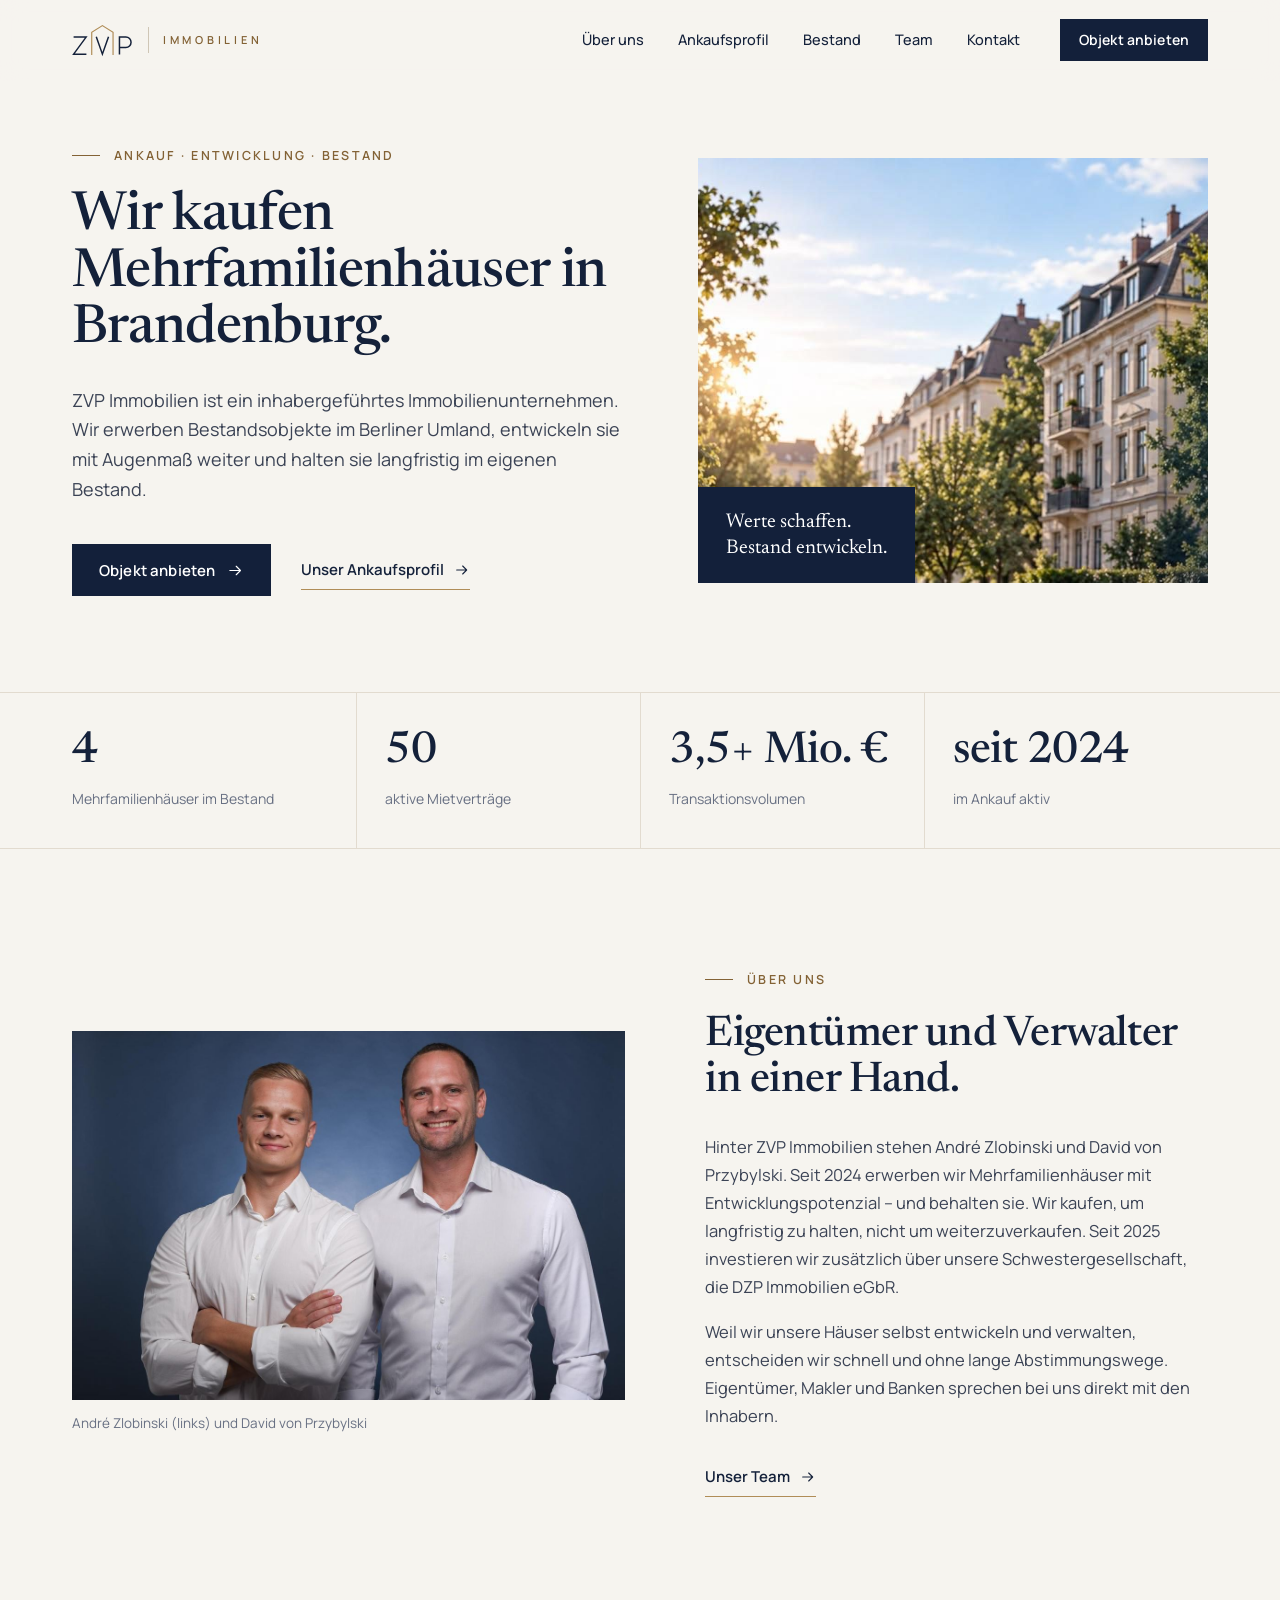
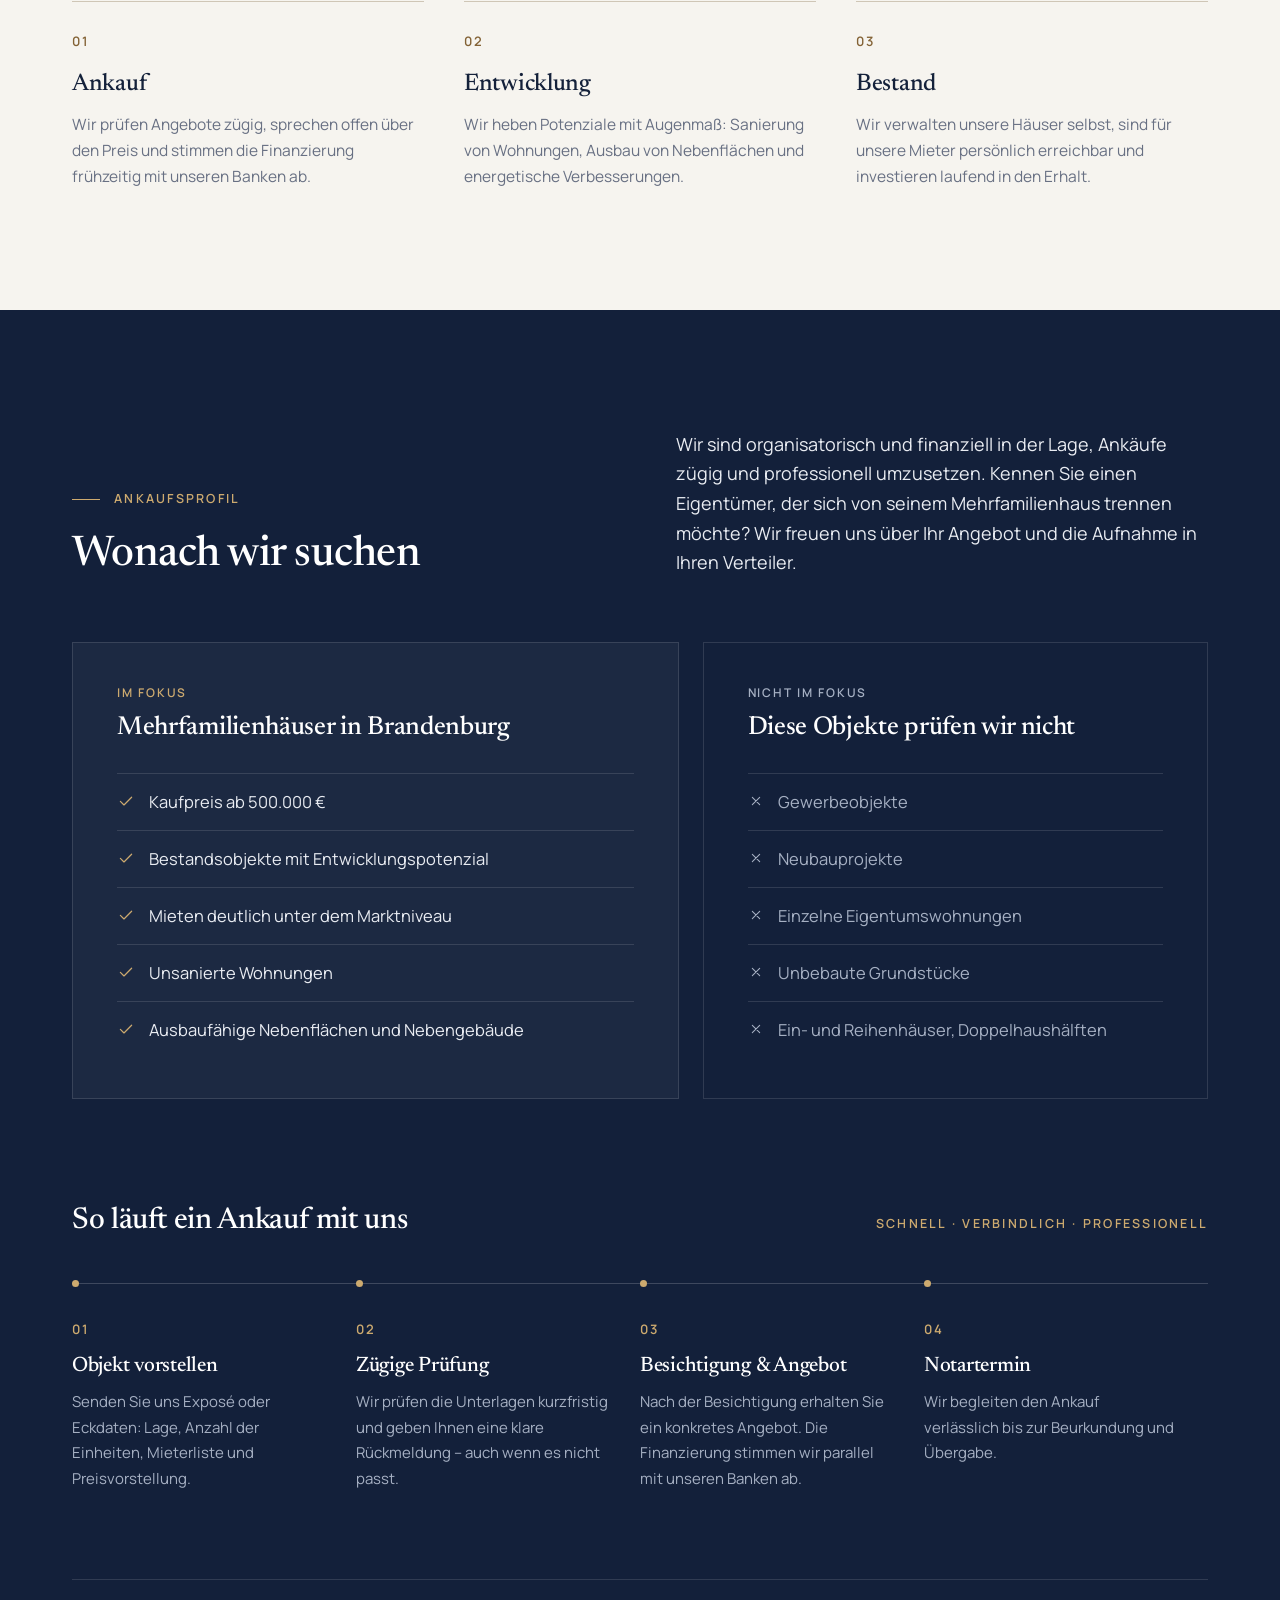
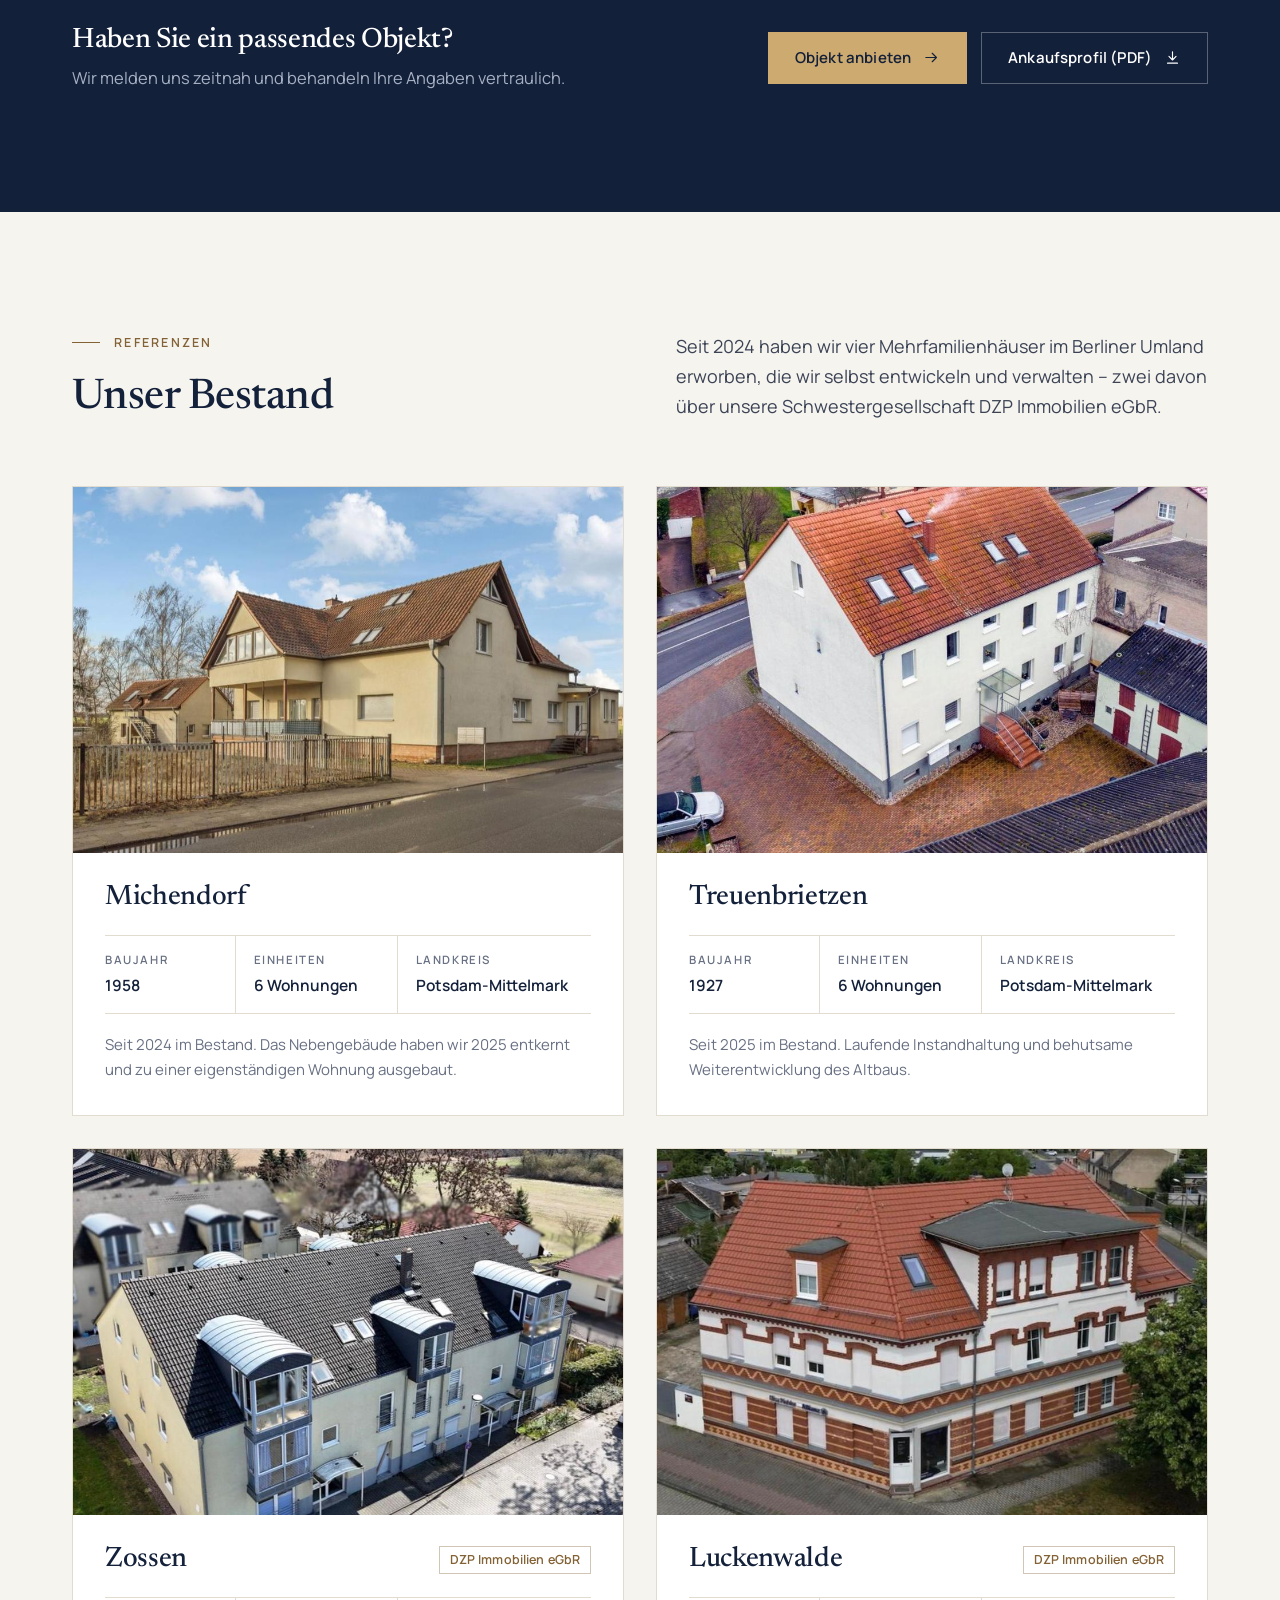
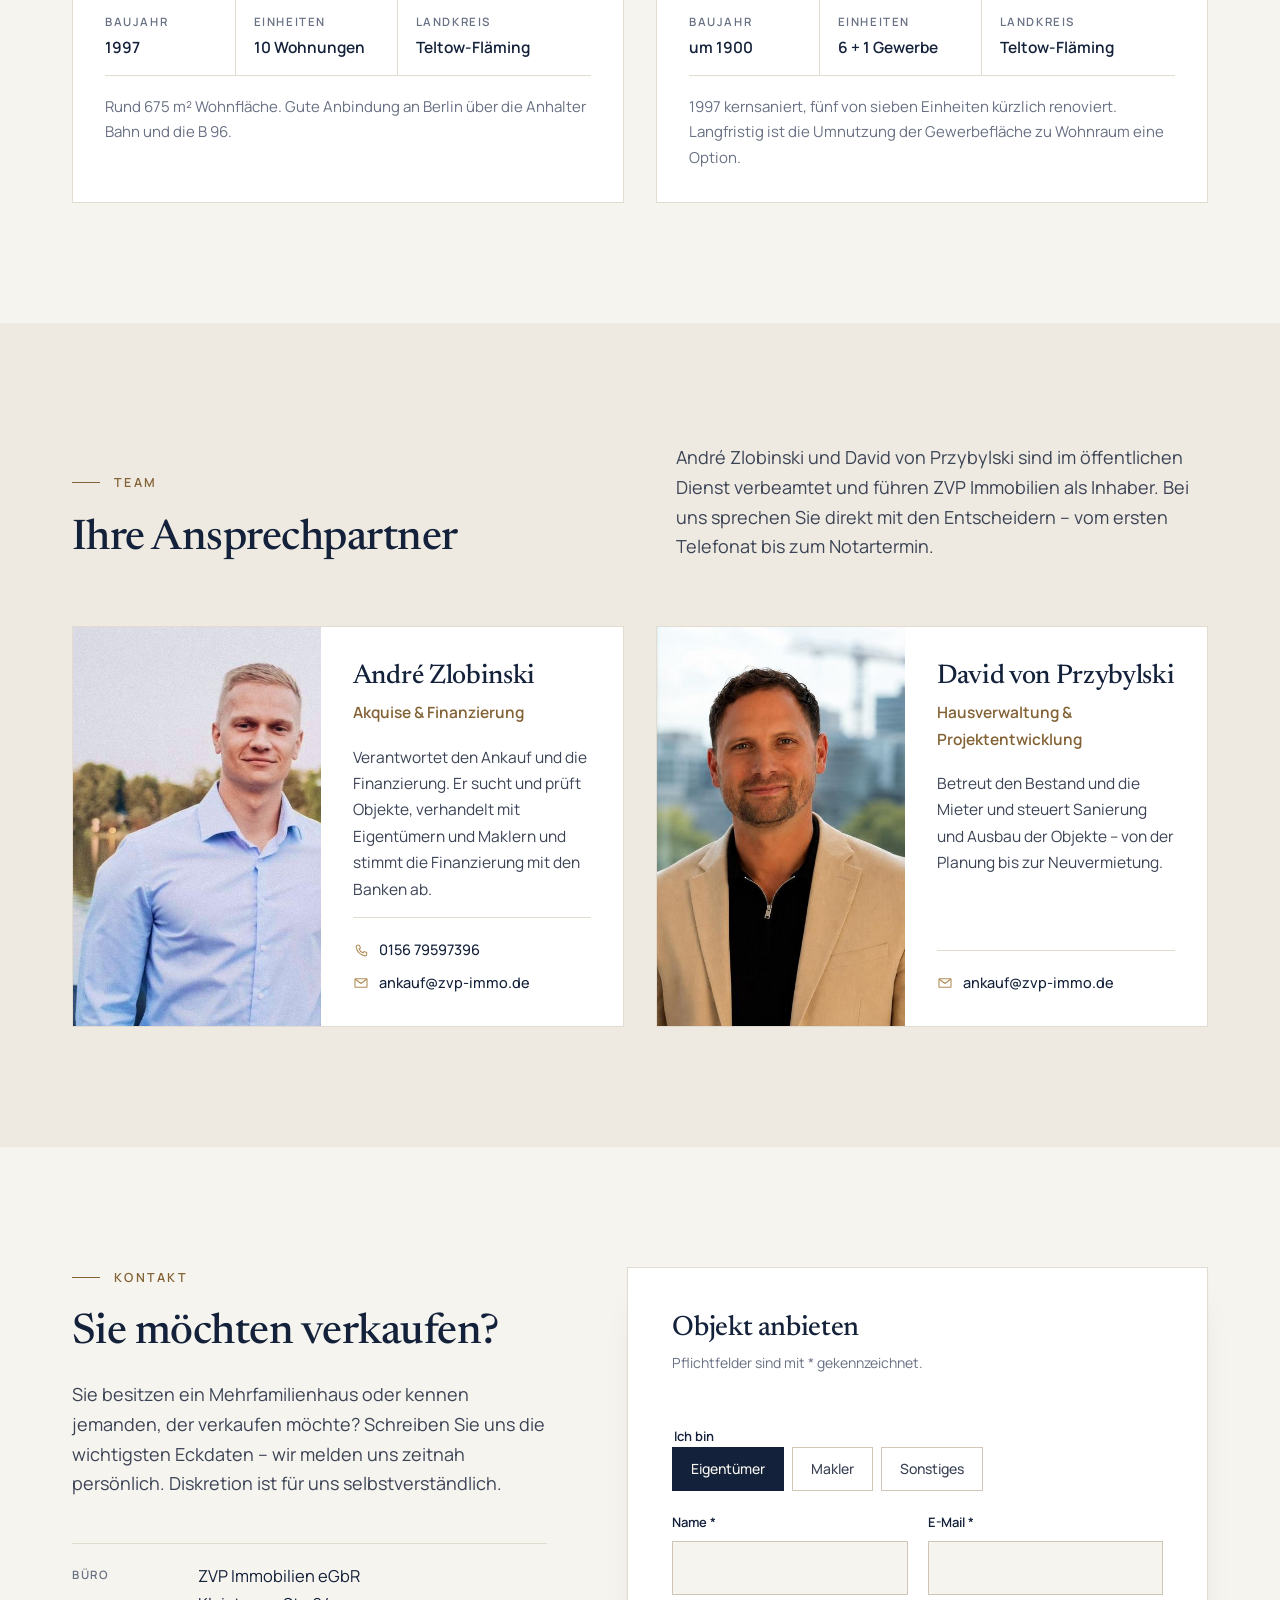
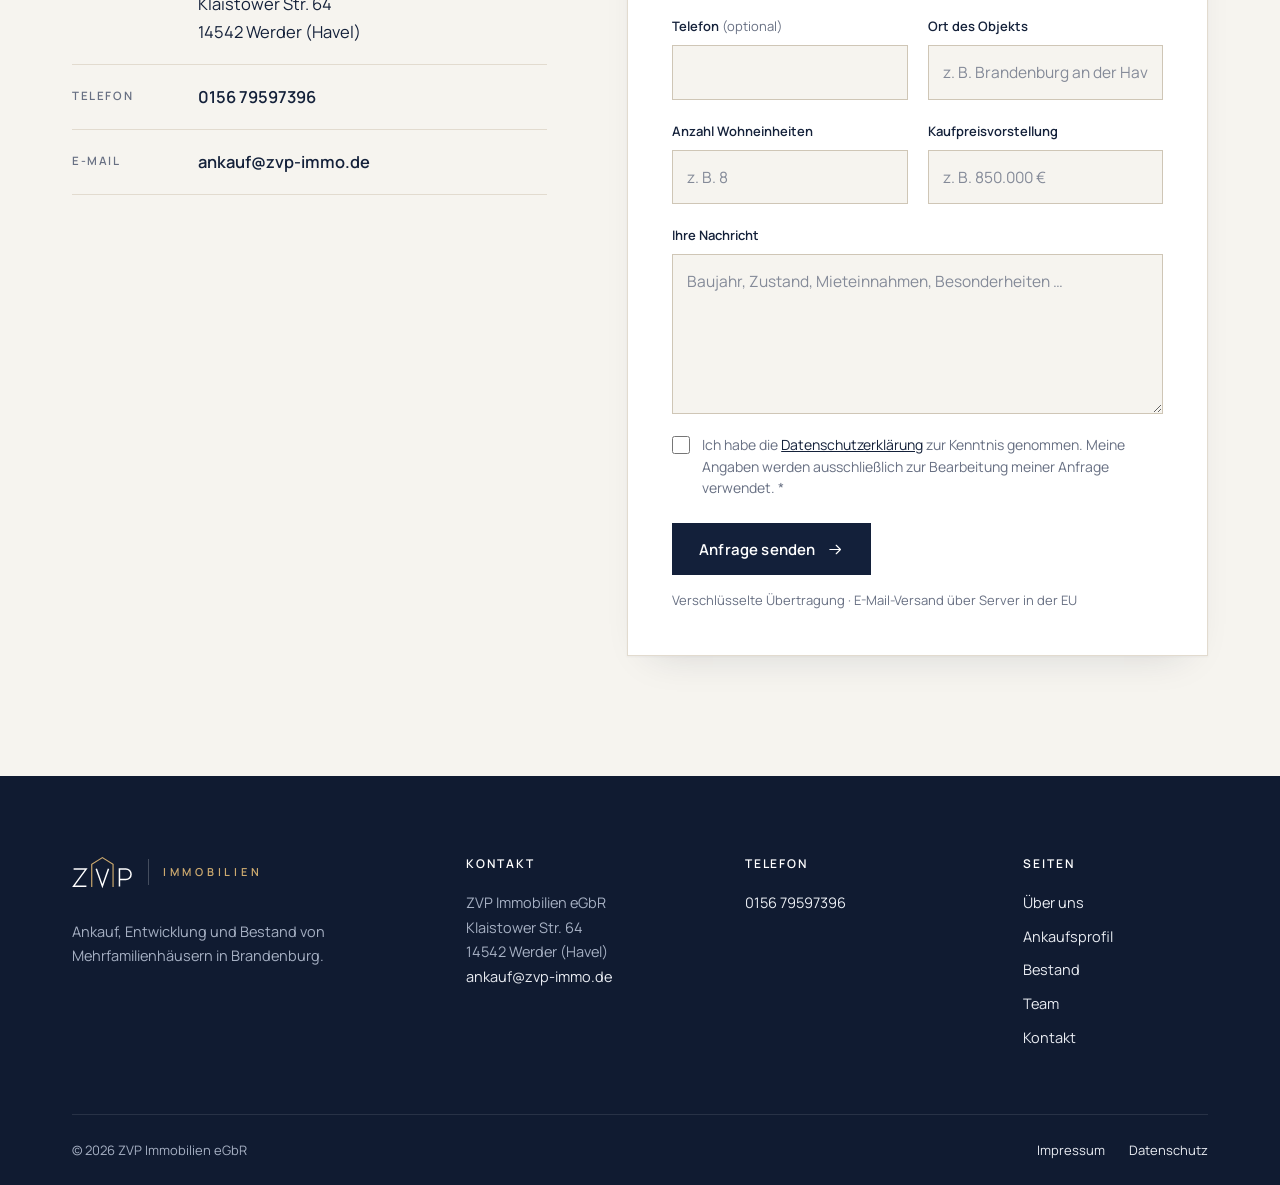
<file: index.html>
<!DOCTYPE html>
<html lang="de">
<head>
<meta charset="utf-8">
<meta name="viewport" content="width=device-width, initial-scale=1, viewport-fit=cover">
<title>ZVP Immobilien – Ankauf, Entwicklung und Bestand von Mehrfamilienhäusern</title>
<meta name="description" content="ZVP Immobilien kauft Mehrfamilienhäuser in Brandenburg ab 500.000 € – inhabergeführt, schnell und verbindlich. André Zlobinski und David von Przybylski, Werder (Havel).">
<link rel="canonical" href="https://zvp-immobilien.com/">
<meta name="theme-color" content="#13203a">
<meta name="referrer" content="strict-origin-when-cross-origin">
<meta property="og:type" content="website">
<meta property="og:locale" content="de_DE">
<meta property="og:site_name" content="ZVP Immobilien">
<meta property="og:title" content="ZVP Immobilien – Wir kaufen Mehrfamilienhäuser in Brandenburg">
<meta property="og:description" content="Inhabergeführt, schnell und verbindlich: Ankauf, Entwicklung und Bestand von Mehrfamilienhäusern im Berliner Umland.">
<meta property="og:url" content="https://zvp-immobilien.com/">
<meta property="og:image" content="https://zvp-immobilien.com/assets/img/og-image.jpg">
<meta property="og:image:width" content="1200">
<meta property="og:image:height" content="628">
<meta name="twitter:card" content="summary_large_image">
<link rel="icon" href="favicon.svg" type="image/svg+xml">
<link rel="apple-touch-icon" href="apple-touch-icon.png">
<link rel="preload" href="assets/fonts/manrope-latin.woff2" as="font" type="font/woff2" crossorigin>
<link rel="preload" href="assets/fonts/newsreader-latin.woff2" as="font" type="font/woff2" crossorigin>
<link rel="stylesheet" href="assets/css/style.css">
<script type="application/ld+json">
{"@context":"https://schema.org","@type":"Organization","name":"ZVP Immobilien eGbR","url":"https://zvp-immobilien.com/","logo":"https://zvp-immobilien.com/apple-touch-icon.png","email":"ankauf@zvp-immo.de","telephone":"+49 156 79597396","address":{"@type":"PostalAddress","streetAddress":"Klaistower Str. 64","postalCode":"14542","addressLocality":"Werder (Havel)","addressCountry":"DE"},"founder":[{"@type":"Person","name":"André Zlobinski"},{"@type":"Person","name":"David von Przybylski"}]}
</script>
</head>
<body>
<a class="skip" href="#inhalt">Zum Inhalt springen</a>

<svg class="sprite" aria-hidden="true">
  <symbol id="i-arrow" viewBox="0 0 24 24"><path d="M4 12h15M13 6l6 6-6 6"/></symbol>
  <symbol id="i-check" viewBox="0 0 24 24"><path d="M4.5 12.5l4.8 4.8L19.5 7"/></symbol>
  <symbol id="i-x" viewBox="0 0 24 24"><path d="M6.5 6.5l11 11M17.5 6.5l-11 11"/></symbol>
  <symbol id="i-phone" viewBox="0 0 24 24"><path d="M6.7 3.5h2.9l1.6 4.1-2.1 1.3a11.3 11.3 0 0 0 6 6l1.3-2.1 4.1 1.6v2.9a2 2 0 0 1-2.2 2A16.8 16.8 0 0 1 4.7 5.7a2 2 0 0 1 2-2.2z"/></symbol>
  <symbol id="i-mail" viewBox="0 0 24 24"><rect x="3" y="5.5" width="18" height="13" rx="1"/><path d="M3.6 6.4 12 12.8l8.4-6.4"/></symbol>
  <symbol id="i-download" viewBox="0 0 24 24"><path d="M12 4v11M7 10.5l5 5 5-5M5 20h14"/></symbol>
  <symbol id="i-done" viewBox="0 0 24 24"><circle cx="12" cy="12" r="9.5"/><path d="M7.5 12.3l3 3 6-6.3"/></symbol>
</svg>

<header class="site-header">
  <div class="wrap">
    <a class="brand" href="#start" aria-label="ZVP Immobilien – zum Seitenanfang">
      <svg class="mark" viewBox="0 0 116 60" aria-hidden="true"><g fill="none" stroke="currentColor" stroke-width="2.8"><path d="M3 24.5h23.5L3 56.5h24"/><path d="M45.5 24 57 56.5 68.5 24"/><path d="M89 57V24.5h12a9.75 9.75 0 0 1 0 19.5H89"/></g><path class="roof" d="M37 58V15.5L57 3l20 12.5V58" fill="none" stroke-width="2.2"/></svg>
      <span class="word">IMMOBILIEN</span>
    </a>
    <button class="menu-btn" id="menu-btn" type="button" aria-expanded="false" aria-controls="nav"><span class="bars" aria-hidden="true"></span>Menü</button>
    <nav class="main" id="nav" aria-label="Hauptnavigation">
      <a href="#ueber-uns">Über uns</a>
      <a href="#ankauf">Ankaufsprofil</a>
      <a href="#bestand">Bestand</a>
      <a href="#team">Team</a>
      <a href="#kontakt">Kontakt</a>
      <a class="btn btn-primary btn-sm" href="#kontakt">Objekt anbieten</a>
    </nav>
  </div>
</header>

<main id="inhalt">

  <section class="hero" id="start">
    <div class="wrap hero-grid">
      <div>
        <p class="eyebrow">Ankauf · Entwicklung · Bestand</p>
        <h1>Wir kaufen Mehrfamilien&shy;häuser in Brandenburg.</h1>
        <p class="lead">ZVP Immobilien ist ein inhabergeführtes Immobilienunternehmen. Wir erwerben Bestandsobjekte im Berliner Umland, entwickeln sie mit Augenmaß weiter und halten sie langfristig im eigenen Bestand.</p>
        <div class="actions">
          <a class="btn btn-primary" href="#kontakt">Objekt anbieten <svg class="i" aria-hidden="true"><use href="#i-arrow"/></svg></a>
          <a class="link-arrow" href="#ankauf">Unser Ankaufsprofil <svg class="i" aria-hidden="true"><use href="#i-arrow"/></svg></a>
        </div>
      </div>
      <figure class="hero-media">
        <img src="assets/img/hero.jpg" width="790" height="600" alt="Sanierte Altbau-Mehrfamilienhäuser in einer begrünten Straße im Abendlicht" fetchpriority="high">
        <figcaption class="hero-tag">Werte schaffen.<br>Bestand entwickeln.</figcaption>
      </figure>
    </div>
    <div class="facts" aria-label="ZVP Immobilien in Zahlen">
      <div class="wrap">
        <div class="fact"><strong>4</strong><span>Mehrfamilienhäuser im Bestand</span></div>
        <div class="fact"><strong>50</strong><span>aktive Mietverträge</span></div>
        <div class="fact"><strong>3,5+ Mio. €</strong><span>Transaktionsvolumen</span></div>
        <div class="fact"><strong>seit 2024</strong><span>im Ankauf aktiv</span></div>
      </div>
    </div>
  </section>

  <section id="ueber-uns">
    <div class="wrap">
      <div class="about-grid">
        <figure class="about-media">
          <img src="assets/img/duo.jpg" width="1200" height="801" alt="André Zlobinski und David von Przybylski" loading="lazy" decoding="async">
          <figcaption class="cap">André Zlobinski (links) und David von Przybylski</figcaption>
        </figure>
        <div class="about-text">
          <p class="eyebrow">Über uns</p>
          <h2>Eigentümer und Verwalter in einer Hand.</h2>
          <p>Hinter ZVP Immobilien stehen André Zlobinski und David von Przybylski. Seit 2024 erwerben wir Mehrfamilienhäuser mit Entwicklungspotenzial – und behalten sie. Wir kaufen, um langfristig zu halten, nicht um weiterzuverkaufen. Seit 2025 investieren wir zusätzlich über unsere Schwestergesellschaft, die DZP Immobilien eGbR.</p>
          <p>Weil wir unsere Häuser selbst entwickeln und verwalten, entscheiden wir schnell und ohne lange Abstimmungswege. Eigentümer, Makler und Banken sprechen bei uns direkt mit den Inhabern.</p>
          <a class="link-arrow" href="#team">Unser Team <svg class="i" aria-hidden="true"><use href="#i-arrow"/></svg></a>
        </div>
      </div>
      <div class="pillars">
        <div class="pillar"><span class="n">01</span><h3>Ankauf</h3><p>Wir prüfen Angebote zügig, sprechen offen über den Preis und stimmen die Finanzierung frühzeitig mit unseren Banken ab.</p></div>
        <div class="pillar"><span class="n">02</span><h3>Entwicklung</h3><p>Wir heben Potenziale mit Augenmaß: Sanierung von Wohnungen, Ausbau von Nebenflächen und energetische Verbesserungen.</p></div>
        <div class="pillar"><span class="n">03</span><h3>Bestand</h3><p>Wir verwalten unsere Häuser selbst, sind für unsere Mieter persönlich erreichbar und investieren laufend in den Erhalt.</p></div>
      </div>
    </div>
  </section>

  <section class="band" id="ankauf">
    <div class="wrap">
      <div class="sec-head">
        <div><p class="eyebrow">Ankaufsprofil</p><h2>Wonach wir suchen</h2></div>
        <p class="lead">Wir sind organisatorisch und finanziell in der Lage, Ankäufe zügig und professionell umzusetzen. Kennen Sie einen Eigentümer, der sich von seinem Mehrfamilienhaus trennen möchte? Wir freuen uns über Ihr Angebot und die Aufnahme in Ihren Verteiler.</p>
      </div>
      <div class="criteria">
        <div class="crit focus">
          <span class="tag">Im Fokus</span>
          <h3>Mehrfamilienhäuser in Brandenburg</h3>
          <ul>
            <li><svg class="i" aria-hidden="true"><use href="#i-check"/></svg>Kaufpreis ab 500.000&nbsp;€</li>
            <li><svg class="i" aria-hidden="true"><use href="#i-check"/></svg>Bestandsobjekte mit Entwicklungspotenzial</li>
            <li><svg class="i" aria-hidden="true"><use href="#i-check"/></svg>Mieten deutlich unter dem Marktniveau</li>
            <li><svg class="i" aria-hidden="true"><use href="#i-check"/></svg>Unsanierte Wohnungen</li>
            <li><svg class="i" aria-hidden="true"><use href="#i-check"/></svg>Ausbaufähige Nebenflächen und Nebengebäude</li>
          </ul>
        </div>
        <div class="crit not">
          <span class="tag">Nicht im Fokus</span>
          <h3>Diese Objekte prüfen wir nicht</h3>
          <ul>
            <li><svg class="i" aria-hidden="true"><use href="#i-x"/></svg>Gewerbeobjekte</li>
            <li><svg class="i" aria-hidden="true"><use href="#i-x"/></svg>Neubauprojekte</li>
            <li><svg class="i" aria-hidden="true"><use href="#i-x"/></svg>Einzelne Eigentumswohnungen</li>
            <li><svg class="i" aria-hidden="true"><use href="#i-x"/></svg>Unbebaute Grundstücke</li>
            <li><svg class="i" aria-hidden="true"><use href="#i-x"/></svg>Ein- und Reihenhäuser, Doppelhaushälften</li>
          </ul>
        </div>
      </div>

      <div class="steps-head">
        <h3>So läuft ein Ankauf mit uns</h3>
        <p class="eyebrow">Schnell · Verbindlich · Professionell</p>
      </div>
      <ol class="steps">
        <li class="step"><span class="n">01</span><h3>Objekt vorstellen</h3><p>Senden Sie uns Exposé oder Eckdaten: Lage, Anzahl der Einheiten, Mieterliste und Preisvorstellung.</p></li>
        <li class="step"><span class="n">02</span><h3>Zügige Prüfung</h3><p>Wir prüfen die Unterlagen kurzfristig und geben Ihnen eine klare Rückmeldung – auch wenn es nicht passt.</p></li>
        <li class="step"><span class="n">03</span><h3>Besichtigung &amp; Angebot</h3><p>Nach der Besichtigung erhalten Sie ein konkretes Angebot. Die Finanzierung stimmen wir parallel mit unseren Banken ab.</p></li>
        <li class="step"><span class="n">04</span><h3>Notartermin</h3><p>Wir begleiten den Ankauf verlässlich bis zur Beurkundung und Übergabe.</p></li>
      </ol>

      <div class="band-cta">
        <div><h3>Haben Sie ein passendes Objekt?</h3><p>Wir melden uns zeitnah und behandeln Ihre Angaben vertraulich.</p></div>
        <div class="actions">
          <a class="btn btn-brass" href="#kontakt">Objekt anbieten <svg class="i" aria-hidden="true"><use href="#i-arrow"/></svg></a>
          <a class="btn btn-outline" href="assets/docs/ankaufsprofil-zvp-immobilien.pdf" download>Ankaufsprofil (PDF) <svg class="i" aria-hidden="true"><use href="#i-download"/></svg></a>
        </div>
      </div>
    </div>
  </section>

  <section id="bestand">
    <div class="wrap">
      <div class="sec-head">
        <div><p class="eyebrow">Referenzen</p><h2>Unser Bestand</h2></div>
        <p class="lead">Seit 2024 haben wir vier Mehrfamilienhäuser im Berliner Umland erworben, die wir selbst entwickeln und verwalten – zwei davon über unsere Schwestergesellschaft DZP Immobilien eGbR.</p>
      </div>
      <div class="objects">
        <article class="obj">
          <figure><img src="assets/img/michendorf.jpg" width="960" height="720" alt="Mehrfamilienhaus in Michendorf" loading="lazy" decoding="async"></figure>
          <div class="obj-body">
            <h3>Michendorf</h3>
            <dl class="specs"><div><dt>Baujahr</dt><dd>1958</dd></div><div><dt>Einheiten</dt><dd>6 Wohnungen</dd></div><div><dt>Landkreis</dt><dd>Potsdam-Mittelmark</dd></div></dl>
            <p class="obj-note">Seit 2024 im Bestand. Das Nebengebäude haben wir 2025 entkernt und zu einer eigenständigen Wohnung ausgebaut.</p>
          </div>
        </article>
        <article class="obj">
          <figure><img src="assets/img/treuenbrietzen.jpg" width="960" height="720" alt="Mehrfamilienhaus in Treuenbrietzen" loading="lazy" decoding="async"></figure>
          <div class="obj-body">
            <h3>Treuenbrietzen</h3>
            <dl class="specs"><div><dt>Baujahr</dt><dd>1927</dd></div><div><dt>Einheiten</dt><dd>6 Wohnungen</dd></div><div><dt>Landkreis</dt><dd>Potsdam-Mittelmark</dd></div></dl>
            <p class="obj-note">Seit 2025 im Bestand. Laufende Instandhaltung und behutsame Weiterentwicklung des Altbaus.</p>
          </div>
        </article>
        <article class="obj">
          <figure><img src="assets/img/zossen.jpg" width="960" height="720" alt="Mehrfamilienhaus in Zossen" loading="lazy" decoding="async"></figure>
          <div class="obj-body">
            <div class="obj-head"><h3>Zossen</h3><span class="obj-tag">DZP Immobilien eGbR</span></div>
            <dl class="specs"><div><dt>Baujahr</dt><dd>1997</dd></div><div><dt>Einheiten</dt><dd>10 Wohnungen</dd></div><div><dt>Landkreis</dt><dd>Teltow-Fläming</dd></div></dl>
            <p class="obj-note">Rund 675 m² Wohnfläche. Gute Anbindung an Berlin über die Anhalter Bahn und die B&nbsp;96.</p>
          </div>
        </article>
        <article class="obj">
          <figure><img src="assets/img/luckenwalde.jpg" width="960" height="720" alt="Mehrfamilienhaus in Luckenwalde" loading="lazy" decoding="async"></figure>
          <div class="obj-body">
            <div class="obj-head"><h3>Luckenwalde</h3><span class="obj-tag">DZP Immobilien eGbR</span></div>
            <dl class="specs"><div><dt>Baujahr</dt><dd>um 1900</dd></div><div><dt>Einheiten</dt><dd>6 + 1 Gewerbe</dd></div><div><dt>Landkreis</dt><dd>Teltow-Fläming</dd></div></dl>
            <p class="obj-note">1997 kernsaniert, fünf von sieben Einheiten kürzlich renoviert. Langfristig ist die Umnutzung der Gewerbefläche zu Wohnraum eine Option.</p>
          </div>
        </article>
      </div>
    </div>
  </section>

  <section class="team" id="team">
    <div class="wrap">
      <div class="sec-head">
        <div><p class="eyebrow">Team</p><h2>Ihre Ansprechpartner</h2></div>
        <p class="lead">André Zlobinski und David von Przybylski sind im öffentlichen Dienst verbeamtet und führen ZVP Immobilien als Inhaber. Bei uns sprechen Sie direkt mit den Entscheidern – vom ersten Telefonat bis zum Notartermin.</p>
      </div>
      <div class="people">
        <article class="person">
          <figure><img class="pos-top" src="assets/img/andre.jpg" width="485" height="782" alt="Porträt André Zlobinski" loading="lazy" decoding="async"></figure>
          <div class="person-body">
            <h3>André Zlobinski</h3>
            <p class="role">Akquise &amp; Finanzierung</p>
            <p>Verantwortet den Ankauf und die Finanzierung. Er sucht und prüft Objekte, verhandelt mit Eigentümern und Maklern und stimmt die Finanzierung mit den Banken ab.</p>
            <div class="person-contact">
              <a href="tel:+4915679597396"><svg class="i" aria-hidden="true"><use href="#i-phone"/></svg>0156 79597396</a>
              <a href="mailto:ankauf@zvp-immo.de"><svg class="i" aria-hidden="true"><use href="#i-mail"/></svg>ankauf@zvp-immo.de</a>
            </div>
          </div>
        </article>
        <article class="person">
          <figure><img src="assets/img/david.jpg" width="560" height="700" alt="Porträt David von Przybylski" loading="lazy" decoding="async"></figure>
          <div class="person-body">
            <h3>David von Przybylski</h3>
            <p class="role">Hausverwaltung &amp; Projektentwicklung</p>
            <p>Betreut den Bestand und die Mieter und steuert Sanierung und Ausbau der Objekte – von der Planung bis zur Neuvermietung.</p>
            <div class="person-contact">
              <a href="mailto:ankauf@zvp-immo.de"><svg class="i" aria-hidden="true"><use href="#i-mail"/></svg>ankauf@zvp-immo.de</a>
            </div>
          </div>
        </article>
      </div>
    </div>
  </section>

  <section id="kontakt">
    <div class="wrap contact-grid">
      <div class="contact-text">
        <p class="eyebrow">Kontakt</p>
        <h2>Sie möchten verkaufen?</h2>
        <p class="lead">Sie besitzen ein Mehrfamilienhaus oder kennen jemanden, der verkaufen möchte? Schreiben Sie uns die wichtigsten Eckdaten – wir melden uns zeitnah persönlich. Diskretion ist für uns selbstverständlich.</p>
        <dl class="contact-list">
          <div><dt>Büro</dt><dd>ZVP Immobilien eGbR<br>Klaistower Str. 64<br>14542 Werder (Havel)</dd></div>
          <div><dt>Telefon</dt><dd><a href="tel:+4915679597396">0156 79597396</a></dd></div>
          <div><dt>E-Mail</dt><dd><a href="mailto:ankauf@zvp-immo.de">ankauf@zvp-immo.de</a></dd></div>
        </dl>
      </div>
      <div class="form-card">
        <form id="contact-form" action="/api/kontakt" method="post">
          <div>
            <h3>Objekt anbieten</h3>
            <p class="hint">Pflichtfelder sind mit * gekennzeichnet.</p>
          </div>
          <fieldset>
            <legend class="legend">Ich bin</legend>
            <div class="seg">
              <label><input type="radio" name="rolle" value="Eigentümer" checked><span>Eigentümer</span></label>
              <label><input type="radio" name="rolle" value="Makler"><span>Makler</span></label>
              <label><input type="radio" name="rolle" value="Sonstiges"><span>Sonstiges</span></label>
            </div>
          </fieldset>
          <div class="row">
            <div class="field"><label for="f-name">Name *</label><input id="f-name" name="name" required maxlength="120" autocomplete="name"></div>
            <div class="field"><label for="f-email">E-Mail *</label><input id="f-email" name="email" type="email" required maxlength="200" autocomplete="email"></div>
          </div>
          <div class="row">
            <div class="field"><label for="f-tel">Telefon <span class="opt">(optional)</span></label><input id="f-tel" name="telefon" type="tel" maxlength="40" autocomplete="tel"></div>
            <div class="field"><label for="f-ort">Ort des Objekts</label><input id="f-ort" name="ort" maxlength="120" placeholder="z. B. Brandenburg an der Havel"></div>
          </div>
          <div class="row">
            <div class="field"><label for="f-we">Anzahl Wohneinheiten</label><input id="f-we" name="einheiten" maxlength="20" inputmode="numeric" placeholder="z. B. 8"></div>
            <div class="field"><label for="f-preis">Kaufpreisvorstellung</label><input id="f-preis" name="preis" maxlength="40" placeholder="z. B. 850.000 €"></div>
          </div>
          <div class="field"><label for="f-msg">Ihre Nachricht</label><textarea id="f-msg" name="nachricht" rows="5" maxlength="5000" placeholder="Baujahr, Zustand, Mieteinnahmen, Besonderheiten …"></textarea></div>
          <div class="hp" aria-hidden="true"><label for="f-website">Website</label><input id="f-website" name="website" tabindex="-1" autocomplete="off"></div>
          <label class="check"><input type="checkbox" name="datenschutz" value="ja" required><span>Ich habe die <a href="datenschutz.html#kontaktformular" target="_blank" rel="noopener">Datenschutzerklärung</a> zur Kenntnis genommen. Meine Angaben werden ausschließlich zur Bearbeitung meiner Anfrage verwendet. *</span></label>
          <p class="form-status" id="form-status" role="alert" hidden></p>
          <div class="form-foot">
            <button class="btn btn-primary" type="submit">Anfrage senden <svg class="i" aria-hidden="true"><use href="#i-arrow"/></svg></button>
            <small>Verschlüsselte Übertragung · E-Mail-Versand über Server in der EU</small>
          </div>
        </form>
        <div class="form-done" id="form-done" tabindex="-1" hidden>
          <svg class="i" aria-hidden="true"><use href="#i-done"/></svg>
          <h3>Vielen Dank für Ihre Nachricht.</h3>
          <p>Ihre Anfrage ist bei uns eingegangen. Wir melden uns zeitnah persönlich bei Ihnen.</p>
        </div>
      </div>
    </div>
  </section>
</main>

<footer>
  <div class="wrap">
    <div class="foot-grid">
      <div>
        <a class="brand" href="#start" aria-label="ZVP Immobilien – zum Seitenanfang">
          <svg class="mark" viewBox="0 0 116 60" aria-hidden="true"><g fill="none" stroke="currentColor" stroke-width="2.8"><path d="M3 24.5h23.5L3 56.5h24"/><path d="M45.5 24 57 56.5 68.5 24"/><path d="M89 57V24.5h12a9.75 9.75 0 0 1 0 19.5H89"/></g><path class="roof" d="M37 58V15.5L57 3l20 12.5V58" fill="none" stroke-width="2.2"/></svg>
          <span class="word">IMMOBILIEN</span>
        </a>
        <p class="foot-claim">Ankauf, Entwicklung und Bestand von Mehrfamilienhäusern in Brandenburg.</p>
      </div>
      <div>
        <h2>Kontakt</h2>
        <address>ZVP Immobilien eGbR<br>Klaistower Str. 64<br>14542 Werder (Havel)<br><a href="mailto:ankauf@zvp-immo.de">ankauf@zvp-immo.de</a></address>
      </div>
      <div>
        <h2>Telefon</h2>
        <ul>
          <li><a href="tel:+4915679597396">0156 79597396</a></li>
        </ul>
      </div>
      <div>
        <h2>Seiten</h2>
        <ul><li><a href="#ueber-uns">Über uns</a></li><li><a href="#ankauf">Ankaufsprofil</a></li><li><a href="#bestand">Bestand</a></li><li><a href="#team">Team</a></li><li><a href="#kontakt">Kontakt</a></li></ul>
      </div>
    </div>
    <div class="foot-bottom">
      <span>© 2026 ZVP Immobilien eGbR</span>
      <nav aria-label="Rechtliches"><a href="impressum.html">Impressum</a><a href="datenschutz.html">Datenschutz</a></nav>
    </div>
  </div>
</footer>

<script src="assets/js/main.js" defer></script>
</body>
</html>
</file>
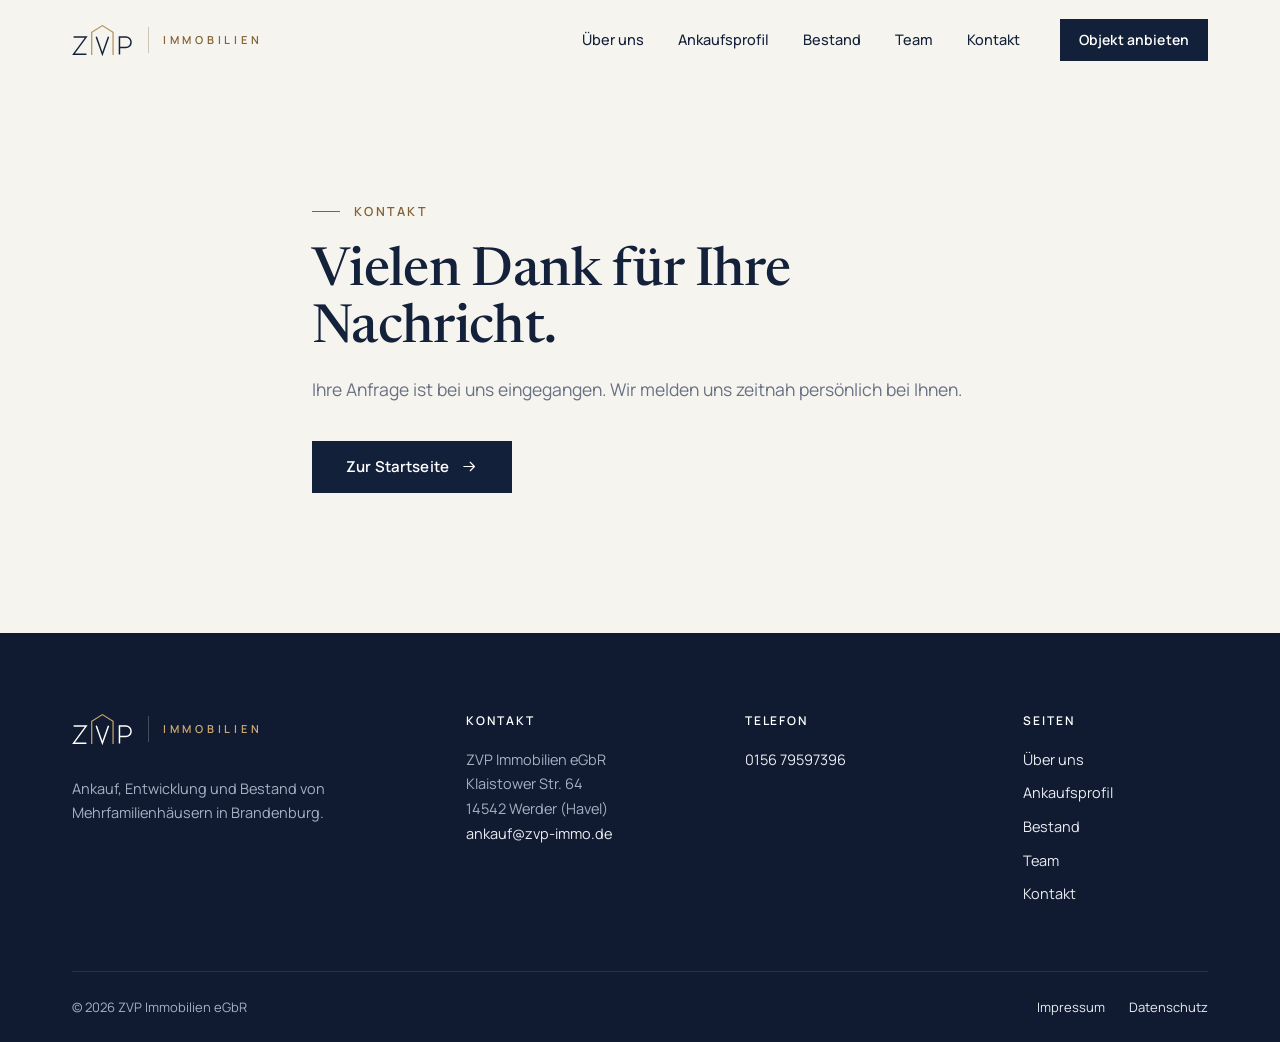
<file: danke.html>
<!DOCTYPE html>
<html lang="de">
<head>
<meta charset="utf-8">
<meta name="viewport" content="width=device-width, initial-scale=1, viewport-fit=cover">
<title>Vielen Dank – ZVP Immobilien</title>
<meta name="description" content="Ihre Nachricht an ZVP Immobilien ist eingegangen.">
<meta name="robots" content="noindex, nofollow">
<meta name="theme-color" content="#13203a">
<meta name="referrer" content="strict-origin-when-cross-origin">
<link rel="icon" href="favicon.svg" type="image/svg+xml">
<link rel="apple-touch-icon" href="apple-touch-icon.png">
<link rel="preload" href="assets/fonts/manrope-latin.woff2" as="font" type="font/woff2" crossorigin>
<link rel="preload" href="assets/fonts/newsreader-latin.woff2" as="font" type="font/woff2" crossorigin>
<link rel="stylesheet" href="assets/css/style.css">
</head>
<body>
<a class="skip" href="#inhalt">Zum Inhalt springen</a>

<svg class="sprite" aria-hidden="true">
  <symbol id="i-arrow" viewBox="0 0 24 24"><path d="M4 12h15M13 6l6 6-6 6"/></symbol>
  <symbol id="i-done" viewBox="0 0 24 24"><circle cx="12" cy="12" r="9.5"/><path d="M7.5 12.3l3 3 6-6.3"/></symbol>
</svg>

<header class="site-header">
  <div class="wrap">
    <a class="brand" href="./" aria-label="ZVP Immobilien – zur Startseite">
      <svg class="mark" viewBox="0 0 116 60" aria-hidden="true"><g fill="none" stroke="currentColor" stroke-width="2.8"><path d="M3 24.5h23.5L3 56.5h24"/><path d="M45.5 24 57 56.5 68.5 24"/><path d="M89 57V24.5h12a9.75 9.75 0 0 1 0 19.5H89"/></g><path class="roof" d="M37 58V15.5L57 3l20 12.5V58" fill="none" stroke-width="2.2"/></svg>
      <span class="word">IMMOBILIEN</span>
    </a>
    <button class="menu-btn" id="menu-btn" type="button" aria-expanded="false" aria-controls="nav"><span class="bars" aria-hidden="true"></span>Menü</button>
    <nav class="main" id="nav" aria-label="Hauptnavigation">
      <a href="./#ueber-uns">Über uns</a>
      <a href="./#ankauf">Ankaufsprofil</a>
      <a href="./#bestand">Bestand</a>
      <a href="./#team">Team</a>
      <a href="./#kontakt">Kontakt</a>
      <a class="btn btn-primary btn-sm" href="./#kontakt">Objekt anbieten</a>
    </nav>
  </div>
</header>

<main id="inhalt">
  <section class="simple">
    <div class="wrap">
      <p class="eyebrow">Kontakt</p>
      <h1>Vielen Dank für Ihre Nachricht.</h1>
      <p>Ihre Anfrage ist bei uns eingegangen. Wir melden uns zeitnah persönlich bei Ihnen.</p>
      <div class="actions"><a class="btn btn-primary" href="./">Zur Startseite <svg class="i" aria-hidden="true"><use href="#i-arrow"/></svg></a></div>
    </div>
  </section>
</main>

<footer>
  <div class="wrap">
    <div class="foot-grid">
      <div>
        <a class="brand" href="./" aria-label="ZVP Immobilien – zur Startseite">
          <svg class="mark" viewBox="0 0 116 60" aria-hidden="true"><g fill="none" stroke="currentColor" stroke-width="2.8"><path d="M3 24.5h23.5L3 56.5h24"/><path d="M45.5 24 57 56.5 68.5 24"/><path d="M89 57V24.5h12a9.75 9.75 0 0 1 0 19.5H89"/></g><path class="roof" d="M37 58V15.5L57 3l20 12.5V58" fill="none" stroke-width="2.2"/></svg>
          <span class="word">IMMOBILIEN</span>
        </a>
        <p class="foot-claim">Ankauf, Entwicklung und Bestand von Mehrfamilienhäusern in Brandenburg.</p>
      </div>
      <div>
        <h2>Kontakt</h2>
        <address>ZVP Immobilien eGbR<br>Klaistower Str. 64<br>14542 Werder (Havel)<br><a href="mailto:ankauf@zvp-immo.de">ankauf@zvp-immo.de</a></address>
      </div>
      <div>
        <h2>Telefon</h2>
        <ul>
          <li><a href="tel:+4915679597396">0156 79597396</a></li>
        </ul>
      </div>
      <div>
        <h2>Seiten</h2>
        <ul><li><a href="./#ueber-uns">Über uns</a></li><li><a href="./#ankauf">Ankaufsprofil</a></li><li><a href="./#bestand">Bestand</a></li><li><a href="./#team">Team</a></li><li><a href="./#kontakt">Kontakt</a></li></ul>
      </div>
    </div>
    <div class="foot-bottom">
      <span>© 2026 ZVP Immobilien eGbR</span>
      <nav aria-label="Rechtliches"><a href="impressum.html">Impressum</a><a href="datenschutz.html">Datenschutz</a></nav>
    </div>
  </div>
</footer>

<script src="assets/js/main.js" defer></script>
</body>
</html>
</file>
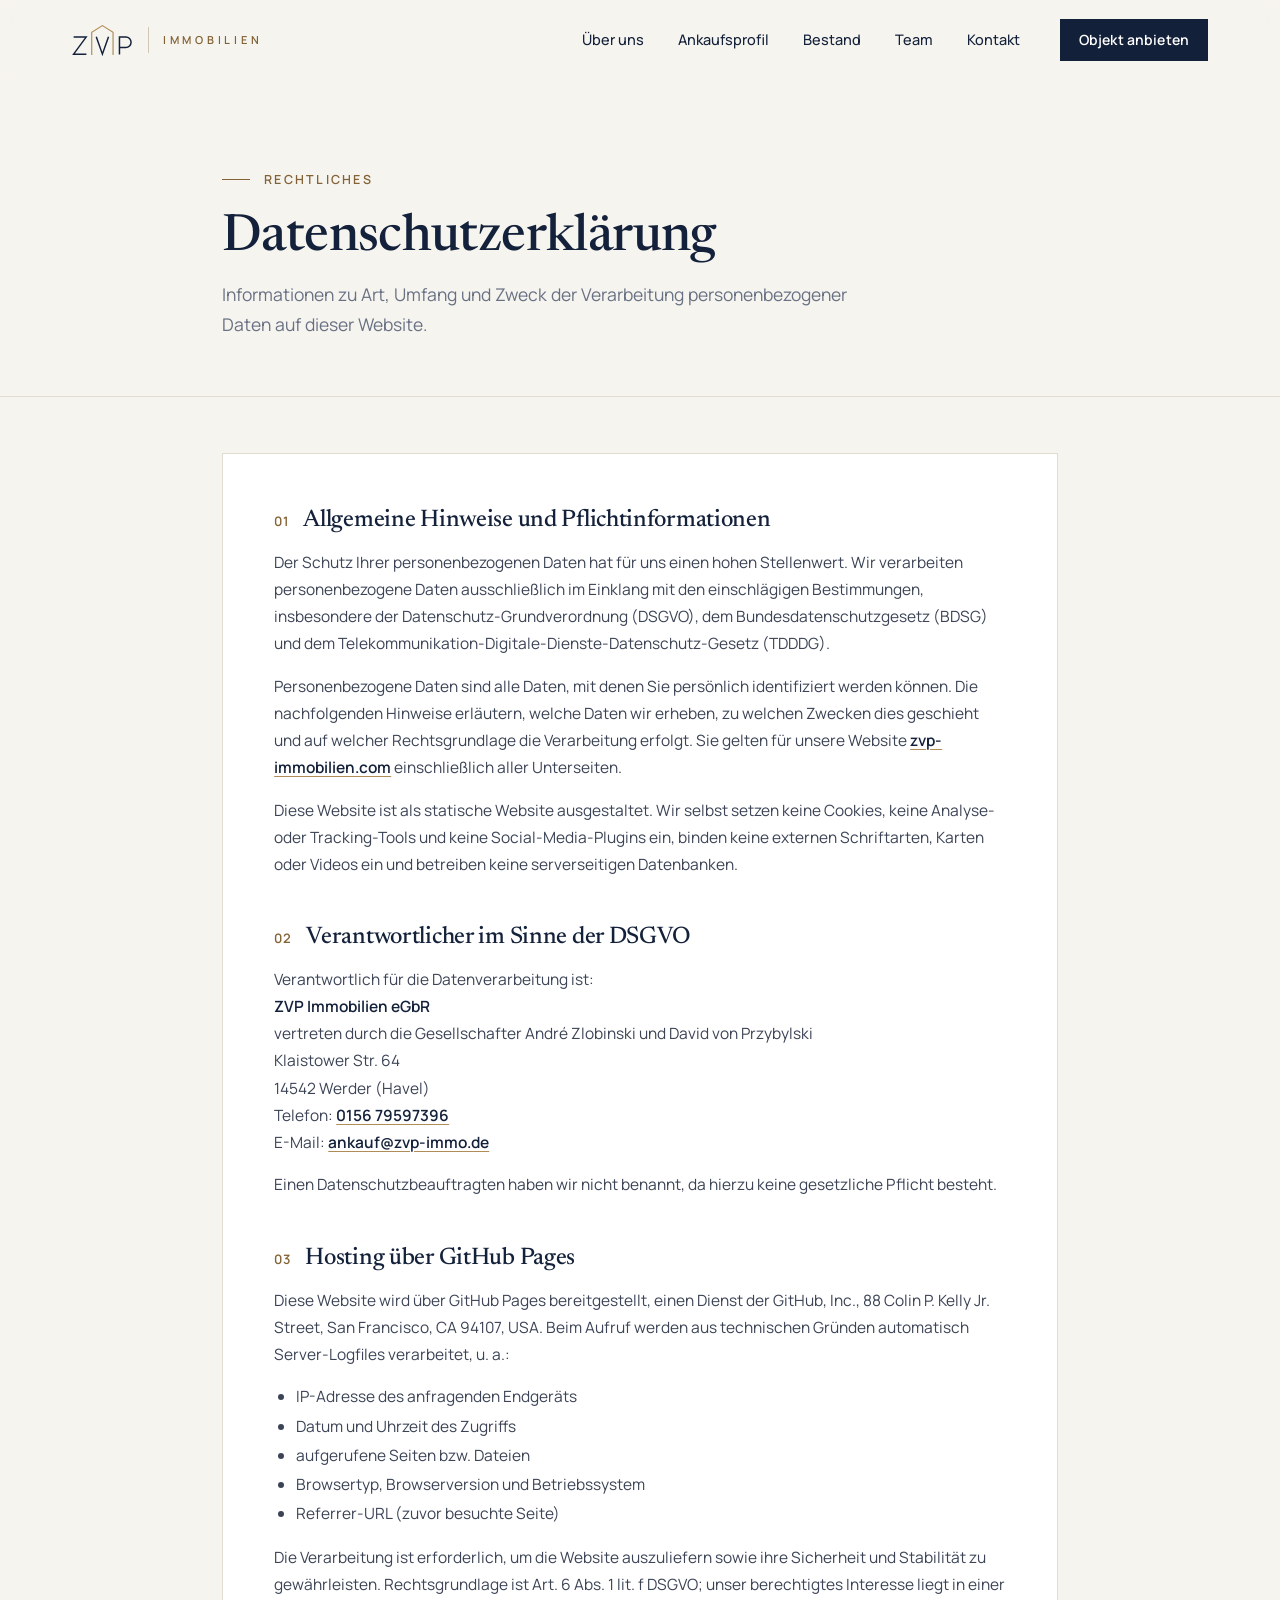
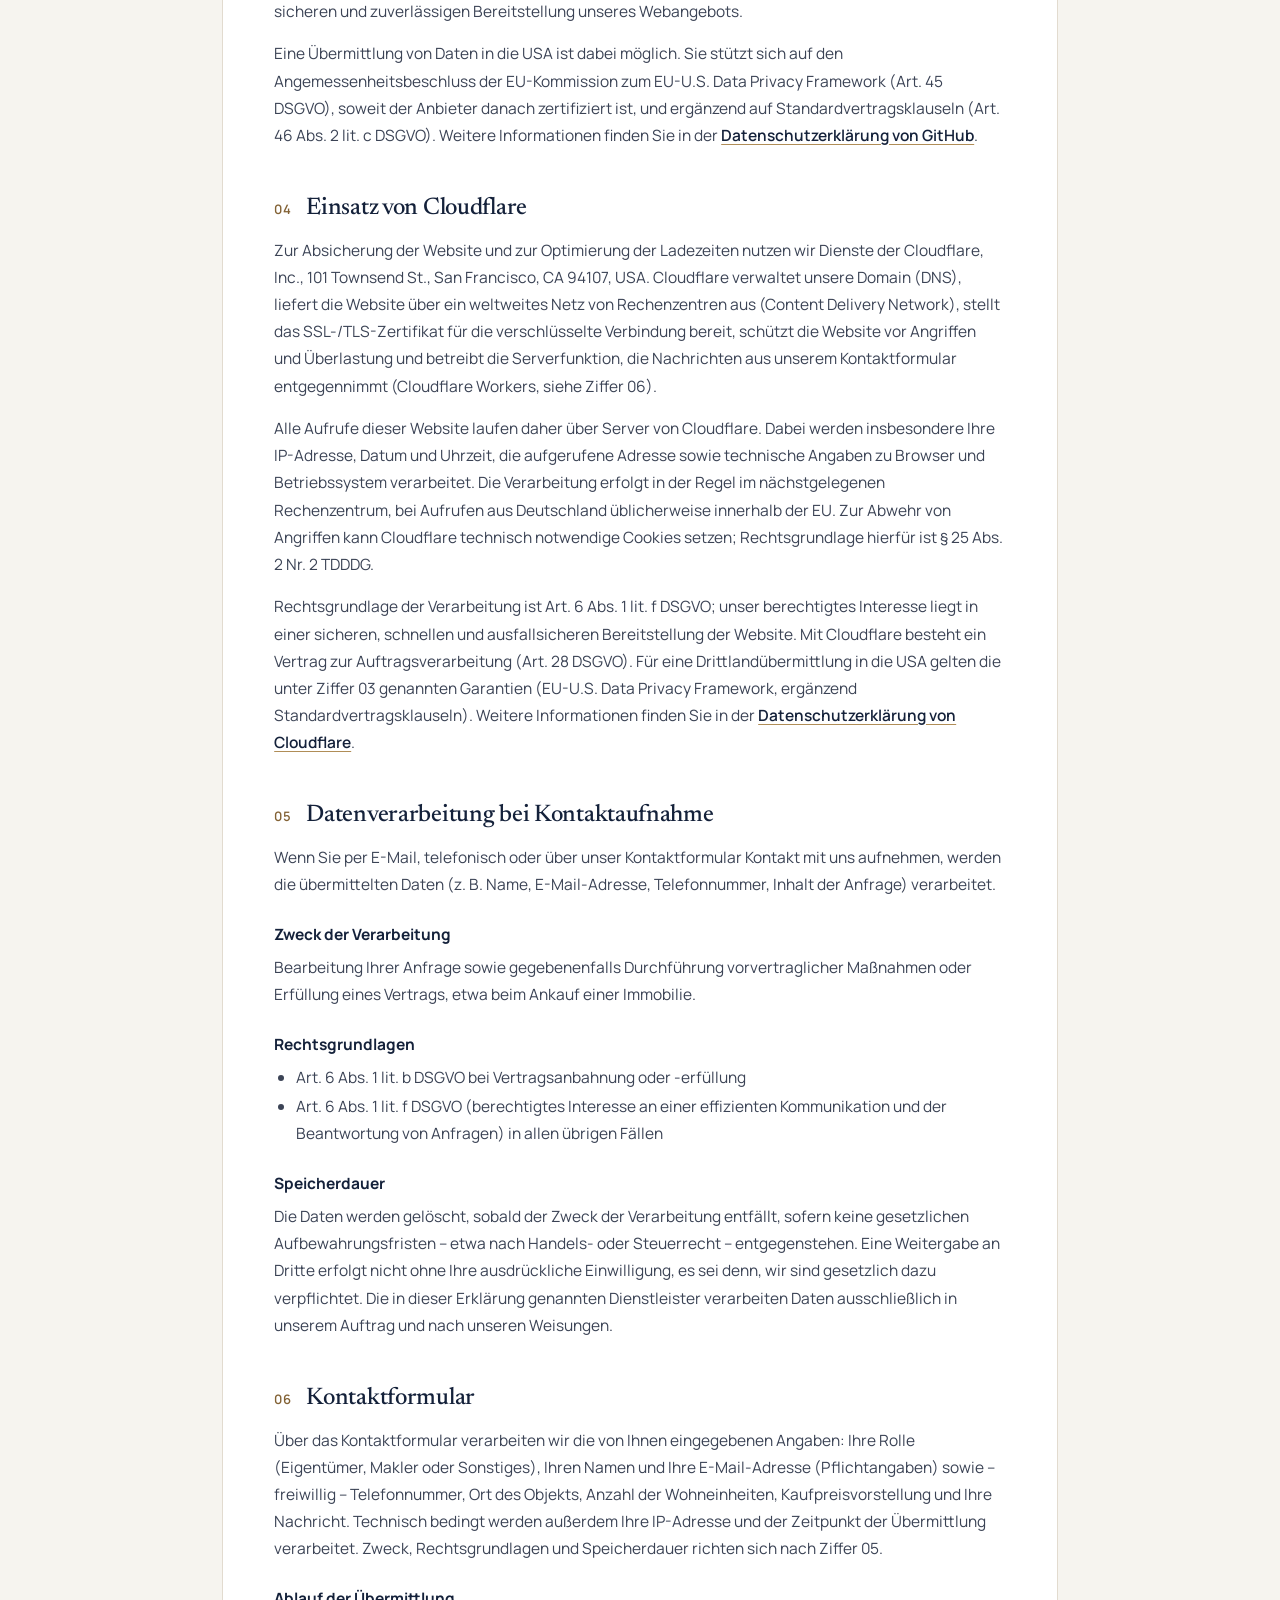
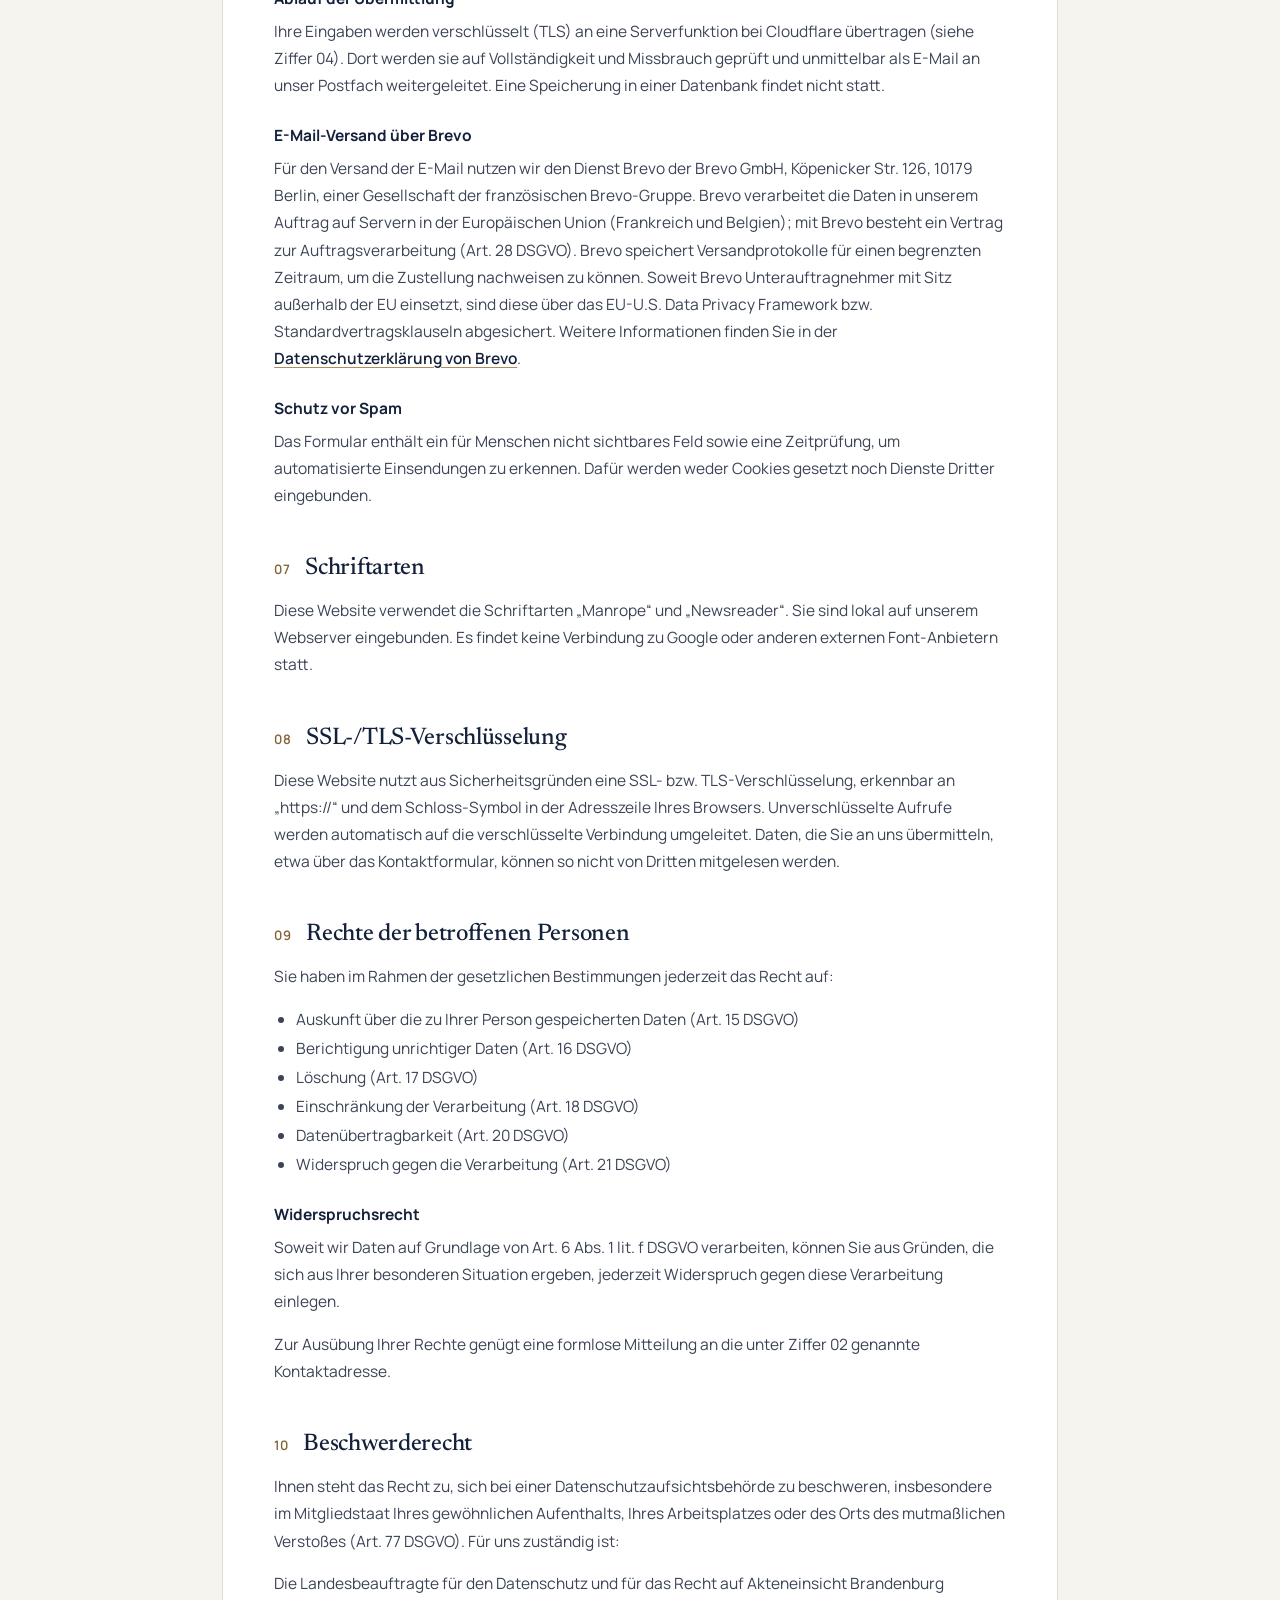
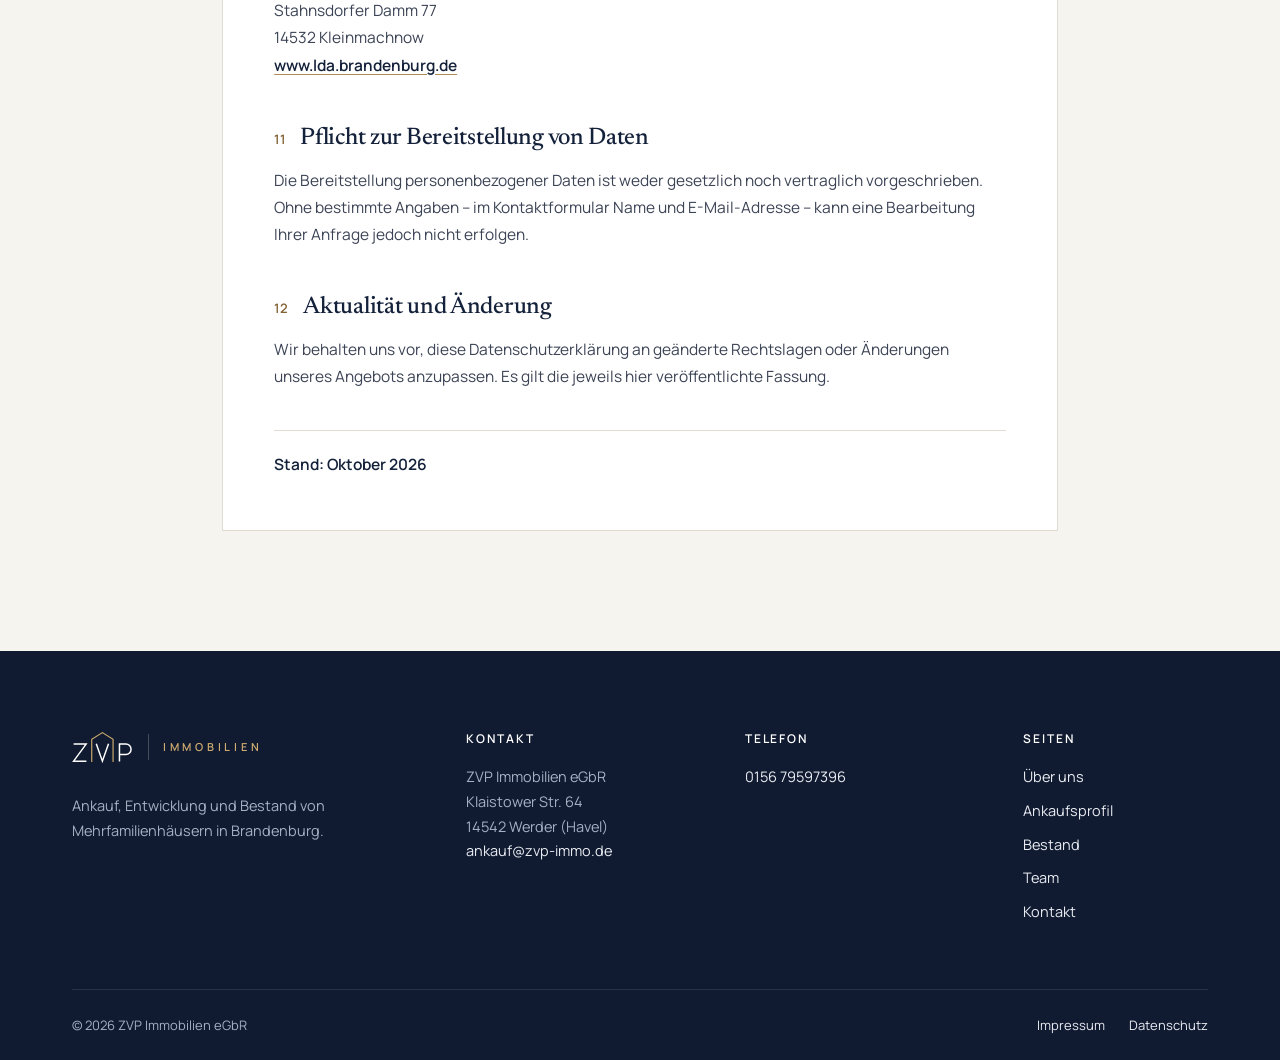
<file: datenschutz.html>
<!DOCTYPE html>
<html lang="de">
<head>
<meta charset="utf-8">
<meta name="viewport" content="width=device-width, initial-scale=1, viewport-fit=cover">
<title>Datenschutzerklärung – ZVP Immobilien</title>
<meta name="description" content="Datenschutzerklärung der ZVP Immobilien eGbR: Hosting über GitHub Pages, Cloudflare, Kontaktformular und Ihre Rechte.">
<meta name="robots" content="noindex, follow">
<link rel="canonical" href="https://zvp-immobilien.com/datenschutz.html">
<meta name="theme-color" content="#13203a">
<meta name="referrer" content="strict-origin-when-cross-origin">
<link rel="icon" href="favicon.svg" type="image/svg+xml">
<link rel="apple-touch-icon" href="apple-touch-icon.png">
<link rel="preload" href="assets/fonts/manrope-latin.woff2" as="font" type="font/woff2" crossorigin>
<link rel="preload" href="assets/fonts/newsreader-latin.woff2" as="font" type="font/woff2" crossorigin>
<link rel="stylesheet" href="assets/css/style.css">
</head>
<body>
<a class="skip" href="#inhalt">Zum Inhalt springen</a>

<svg class="sprite" aria-hidden="true">
  <symbol id="i-arrow" viewBox="0 0 24 24"><path d="M4 12h15M13 6l6 6-6 6"/></symbol>
  <symbol id="i-done" viewBox="0 0 24 24"><circle cx="12" cy="12" r="9.5"/><path d="M7.5 12.3l3 3 6-6.3"/></symbol>
</svg>

<header class="site-header">
  <div class="wrap">
    <a class="brand" href="./" aria-label="ZVP Immobilien – zur Startseite">
      <svg class="mark" viewBox="0 0 116 60" aria-hidden="true"><g fill="none" stroke="currentColor" stroke-width="2.8"><path d="M3 24.5h23.5L3 56.5h24"/><path d="M45.5 24 57 56.5 68.5 24"/><path d="M89 57V24.5h12a9.75 9.75 0 0 1 0 19.5H89"/></g><path class="roof" d="M37 58V15.5L57 3l20 12.5V58" fill="none" stroke-width="2.2"/></svg>
      <span class="word">IMMOBILIEN</span>
    </a>
    <button class="menu-btn" id="menu-btn" type="button" aria-expanded="false" aria-controls="nav"><span class="bars" aria-hidden="true"></span>Menü</button>
    <nav class="main" id="nav" aria-label="Hauptnavigation">
      <a href="./#ueber-uns">Über uns</a>
      <a href="./#ankauf">Ankaufsprofil</a>
      <a href="./#bestand">Bestand</a>
      <a href="./#team">Team</a>
      <a href="./#kontakt">Kontakt</a>
      <a class="btn btn-primary btn-sm" href="./#kontakt">Objekt anbieten</a>
    </nav>
  </div>
</header>

<main id="inhalt">
  <section class="page-head">
    <div class="wrap">
      <p class="eyebrow">Rechtliches</p>
      <h1>Datenschutzerklärung</h1>
      <p>Informationen zu Art, Umfang und Zweck der Verarbeitung personenbezogener Daten auf dieser Website.</p>
    </div>
  </section>
  <section class="legal-body">
    <div class="wrap">
      <article class="legal-card">

        <h2><span class="no">01</span>Allgemeine Hinweise und Pflichtinformationen</h2>
        <p>Der Schutz Ihrer personenbezogenen Daten hat für uns einen hohen Stellenwert. Wir verarbeiten personenbezogene Daten ausschließlich im Einklang mit den einschlägigen Bestimmungen, insbesondere der Datenschutz-Grundverordnung (DSGVO), dem Bundesdatenschutzgesetz (BDSG) und dem Telekommunikation-Digitale-Dienste-Datenschutz-Gesetz (TDDDG).</p>
        <p>Personenbezogene Daten sind alle Daten, mit denen Sie persönlich identifiziert werden können. Die nachfolgenden Hinweise erläutern, welche Daten wir erheben, zu welchen Zwecken dies geschieht und auf welcher Rechtsgrundlage die Verarbeitung erfolgt. Sie gelten für unsere Website <a href="https://zvp-immobilien.com/">zvp-immobilien.com</a> einschließlich aller Unterseiten.</p>
        <p>Diese Website ist als statische Website ausgestaltet. Wir selbst setzen keine Cookies, keine Analyse- oder Tracking-Tools und keine Social-Media-Plugins ein, binden keine externen Schriftarten, Karten oder Videos ein und betreiben keine serverseitigen Datenbanken.</p>

        <h2><span class="no">02</span>Verantwortlicher im Sinne der DSGVO</h2>
        <p>Verantwortlich für die Datenverarbeitung ist:<br>
        <strong>ZVP Immobilien eGbR</strong><br>
        vertreten durch die Gesellschafter André Zlobinski und David von Przybylski<br>
        Klaistower Str. 64<br>14542 Werder (Havel)<br>
        Telefon: <a href="tel:+4915679597396">0156 79597396</a><br>
        E-Mail: <a href="mailto:ankauf@zvp-immo.de">ankauf@zvp-immo.de</a></p>
        <p>Einen Datenschutzbeauftragten haben wir nicht benannt, da hierzu keine gesetzliche Pflicht besteht.</p>

        <h2><span class="no">03</span>Hosting über GitHub Pages</h2>
        <p>Diese Website wird über GitHub Pages bereitgestellt, einen Dienst der GitHub, Inc., 88 Colin P. Kelly Jr. Street, San Francisco, CA 94107, USA. Beim Aufruf werden aus technischen Gründen automatisch Server-Logfiles verarbeitet, u. a.:</p>
        <ul>
          <li>IP-Adresse des anfragenden Endgeräts</li>
          <li>Datum und Uhrzeit des Zugriffs</li>
          <li>aufgerufene Seiten bzw. Dateien</li>
          <li>Browsertyp, Browserversion und Betriebssystem</li>
          <li>Referrer-URL (zuvor besuchte Seite)</li>
        </ul>
        <p>Die Verarbeitung ist erforderlich, um die Website auszuliefern sowie ihre Sicherheit und Stabilität zu gewährleisten. Rechtsgrundlage ist Art. 6 Abs. 1 lit. f DSGVO; unser berechtigtes Interesse liegt in einer sicheren und zuverlässigen Bereitstellung unseres Webangebots.</p>
        <p>Eine Übermittlung von Daten in die USA ist dabei möglich. Sie stützt sich auf den Angemessenheitsbeschluss der EU-Kommission zum EU-U.S. Data Privacy Framework (Art. 45 DSGVO), soweit der Anbieter danach zertifiziert ist, und ergänzend auf Standardvertragsklauseln (Art. 46 Abs. 2 lit. c DSGVO). Weitere Informationen finden Sie in der <a href="https://docs.github.com/de/site-policy/privacy-policies/github-general-privacy-statement" target="_blank" rel="noopener noreferrer">Datenschutzerklärung von GitHub</a>.</p>

        <h2><span class="no">04</span>Einsatz von Cloudflare</h2>
        <p>Zur Absicherung der Website und zur Optimierung der Ladezeiten nutzen wir Dienste der Cloudflare, Inc., 101 Townsend St., San Francisco, CA 94107, USA. Cloudflare verwaltet unsere Domain (DNS), liefert die Website über ein weltweites Netz von Rechenzentren aus (Content Delivery Network), stellt das SSL-/TLS-Zertifikat für die verschlüsselte Verbindung bereit, schützt die Website vor Angriffen und Überlastung und betreibt die Serverfunktion, die Nachrichten aus unserem Kontaktformular entgegennimmt (Cloudflare Workers, siehe Ziffer 06).</p>
        <p>Alle Aufrufe dieser Website laufen daher über Server von Cloudflare. Dabei werden insbesondere Ihre IP-Adresse, Datum und Uhrzeit, die aufgerufene Adresse sowie technische Angaben zu Browser und Betriebssystem verarbeitet. Die Verarbeitung erfolgt in der Regel im nächstgelegenen Rechenzentrum, bei Aufrufen aus Deutschland üblicherweise innerhalb der EU. Zur Abwehr von Angriffen kann Cloudflare technisch notwendige Cookies setzen; Rechtsgrundlage hierfür ist § 25 Abs. 2 Nr. 2 TDDDG.</p>
        <p>Rechtsgrundlage der Verarbeitung ist Art. 6 Abs. 1 lit. f DSGVO; unser berechtigtes Interesse liegt in einer sicheren, schnellen und ausfallsicheren Bereitstellung der Website. Mit Cloudflare besteht ein Vertrag zur Auftragsverarbeitung (Art. 28 DSGVO). Für eine Drittlandübermittlung in die USA gelten die unter Ziffer 03 genannten Garantien (EU-U.S. Data Privacy Framework, ergänzend Standardvertragsklauseln). Weitere Informationen finden Sie in der <a href="https://www.cloudflare.com/de-de/privacypolicy/" target="_blank" rel="noopener noreferrer">Datenschutzerklärung von Cloudflare</a>.</p>

        <h2><span class="no">05</span>Datenverarbeitung bei Kontaktaufnahme</h2>
        <p>Wenn Sie per E-Mail, telefonisch oder über unser Kontaktformular Kontakt mit uns aufnehmen, werden die übermittelten Daten (z. B. Name, E-Mail-Adresse, Telefonnummer, Inhalt der Anfrage) verarbeitet.</p>
        <h3>Zweck der Verarbeitung</h3>
        <p>Bearbeitung Ihrer Anfrage sowie gegebenenfalls Durchführung vorvertraglicher Maßnahmen oder Erfüllung eines Vertrags, etwa beim Ankauf einer Immobilie.</p>
        <h3>Rechtsgrundlagen</h3>
        <ul>
          <li>Art. 6 Abs. 1 lit. b DSGVO bei Vertragsanbahnung oder -erfüllung</li>
          <li>Art. 6 Abs. 1 lit. f DSGVO (berechtigtes Interesse an einer effizienten Kommunikation und der Beantwortung von Anfragen) in allen übrigen Fällen</li>
        </ul>
        <h3>Speicherdauer</h3>
        <p>Die Daten werden gelöscht, sobald der Zweck der Verarbeitung entfällt, sofern keine gesetzlichen Aufbewahrungsfristen – etwa nach Handels- oder Steuerrecht – entgegenstehen. Eine Weitergabe an Dritte erfolgt nicht ohne Ihre ausdrückliche Einwilligung, es sei denn, wir sind gesetzlich dazu verpflichtet. Die in dieser Erklärung genannten Dienstleister verarbeiten Daten ausschließlich in unserem Auftrag und nach unseren Weisungen.</p>

        <h2 id="kontaktformular"><span class="no">06</span>Kontaktformular</h2>
        <p>Über das Kontaktformular verarbeiten wir die von Ihnen eingegebenen Angaben: Ihre Rolle (Eigentümer, Makler oder Sonstiges), Ihren Namen und Ihre E-Mail-Adresse (Pflichtangaben) sowie – freiwillig – Telefonnummer, Ort des Objekts, Anzahl der Wohneinheiten, Kaufpreisvorstellung und Ihre Nachricht. Technisch bedingt werden außerdem Ihre IP-Adresse und der Zeitpunkt der Übermittlung verarbeitet. Zweck, Rechtsgrundlagen und Speicherdauer richten sich nach Ziffer 05.</p>
        <h3>Ablauf der Übermittlung</h3>
        <p>Ihre Eingaben werden verschlüsselt (TLS) an eine Serverfunktion bei Cloudflare übertragen (siehe Ziffer 04). Dort werden sie auf Vollständigkeit und Missbrauch geprüft und unmittelbar als E-Mail an unser Postfach weitergeleitet. Eine Speicherung in einer Datenbank findet nicht statt.</p>
        <h3>E-Mail-Versand über Brevo</h3>
        <p>Für den Versand der E-Mail nutzen wir den Dienst Brevo der Brevo GmbH, Köpenicker Str. 126, 10179 Berlin, einer Gesellschaft der französischen Brevo-Gruppe. Brevo verarbeitet die Daten in unserem Auftrag auf Servern in der Europäischen Union (Frankreich und Belgien); mit Brevo besteht ein Vertrag zur Auftragsverarbeitung (Art. 28 DSGVO). Brevo speichert Versandprotokolle für einen begrenzten Zeitraum, um die Zustellung nachweisen zu können. Soweit Brevo Unterauftragnehmer mit Sitz außerhalb der EU einsetzt, sind diese über das EU-U.S. Data Privacy Framework bzw. Standardvertragsklauseln abgesichert. Weitere Informationen finden Sie in der <a href="https://www.brevo.com/de/legal/privacypolicy/" target="_blank" rel="noopener noreferrer">Datenschutzerklärung von Brevo</a>.</p>
        <h3>Schutz vor Spam</h3>
        <p>Das Formular enthält ein für Menschen nicht sichtbares Feld sowie eine Zeitprüfung, um automatisierte Einsendungen zu erkennen. Dafür werden weder Cookies gesetzt noch Dienste Dritter eingebunden.</p>

        <h2><span class="no">07</span>Schriftarten</h2>
        <p>Diese Website verwendet die Schriftarten „Manrope“ und „Newsreader“. Sie sind lokal auf unserem Webserver eingebunden. Es findet keine Verbindung zu Google oder anderen externen Font-Anbietern statt.</p>

        <h2><span class="no">08</span>SSL-/TLS-Verschlüsselung</h2>
        <p>Diese Website nutzt aus Sicherheitsgründen eine SSL- bzw. TLS-Verschlüsselung, erkennbar an „https://“ und dem Schloss-Symbol in der Adresszeile Ihres Browsers. Unverschlüsselte Aufrufe werden automatisch auf die verschlüsselte Verbindung umgeleitet. Daten, die Sie an uns übermitteln, etwa über das Kontaktformular, können so nicht von Dritten mitgelesen werden.</p>

        <h2><span class="no">09</span>Rechte der betroffenen Personen</h2>
        <p>Sie haben im Rahmen der gesetzlichen Bestimmungen jederzeit das Recht auf:</p>
        <ul>
          <li>Auskunft über die zu Ihrer Person gespeicherten Daten (Art. 15 DSGVO)</li>
          <li>Berichtigung unrichtiger Daten (Art. 16 DSGVO)</li>
          <li>Löschung (Art. 17 DSGVO)</li>
          <li>Einschränkung der Verarbeitung (Art. 18 DSGVO)</li>
          <li>Datenübertragbarkeit (Art. 20 DSGVO)</li>
          <li>Widerspruch gegen die Verarbeitung (Art. 21 DSGVO)</li>
        </ul>
        <h3>Widerspruchsrecht</h3>
        <p>Soweit wir Daten auf Grundlage von Art. 6 Abs. 1 lit. f DSGVO verarbeiten, können Sie aus Gründen, die sich aus Ihrer besonderen Situation ergeben, jederzeit Widerspruch gegen diese Verarbeitung einlegen.</p>
        <p>Zur Ausübung Ihrer Rechte genügt eine formlose Mitteilung an die unter Ziffer 02 genannte Kontaktadresse.</p>

        <h2><span class="no">10</span>Beschwerderecht</h2>
        <p>Ihnen steht das Recht zu, sich bei einer Datenschutzaufsichtsbehörde zu beschweren, insbesondere im Mitgliedstaat Ihres gewöhnlichen Aufenthalts, Ihres Arbeitsplatzes oder des Orts des mutmaßlichen Verstoßes (Art. 77 DSGVO). Für uns zuständig ist:</p>
        <p>Die Landesbeauftragte für den Datenschutz und für das Recht auf Akteneinsicht Brandenburg<br>Stahnsdorfer Damm 77<br>14532 Kleinmachnow<br><a href="https://www.lda.brandenburg.de/" target="_blank" rel="noopener noreferrer">www.lda.brandenburg.de</a></p>

        <h2><span class="no">11</span>Pflicht zur Bereitstellung von Daten</h2>
        <p>Die Bereitstellung personenbezogener Daten ist weder gesetzlich noch vertraglich vorgeschrieben. Ohne bestimmte Angaben – im Kontaktformular Name und E-Mail-Adresse – kann eine Bearbeitung Ihrer Anfrage jedoch nicht erfolgen.</p>

        <h2><span class="no">12</span>Aktualität und Änderung</h2>
        <p>Wir behalten uns vor, diese Datenschutzerklärung an geänderte Rechtslagen oder Änderungen unseres Angebots anzupassen. Es gilt die jeweils hier veröffentlichte Fassung.</p>
        <p class="stand">Stand: Oktober 2026</p>

      </article>
    </div>
  </section>
</main>

<footer>
  <div class="wrap">
    <div class="foot-grid">
      <div>
        <a class="brand" href="./" aria-label="ZVP Immobilien – zur Startseite">
          <svg class="mark" viewBox="0 0 116 60" aria-hidden="true"><g fill="none" stroke="currentColor" stroke-width="2.8"><path d="M3 24.5h23.5L3 56.5h24"/><path d="M45.5 24 57 56.5 68.5 24"/><path d="M89 57V24.5h12a9.75 9.75 0 0 1 0 19.5H89"/></g><path class="roof" d="M37 58V15.5L57 3l20 12.5V58" fill="none" stroke-width="2.2"/></svg>
          <span class="word">IMMOBILIEN</span>
        </a>
        <p class="foot-claim">Ankauf, Entwicklung und Bestand von Mehrfamilienhäusern in Brandenburg.</p>
      </div>
      <div>
        <h2>Kontakt</h2>
        <address>ZVP Immobilien eGbR<br>Klaistower Str. 64<br>14542 Werder (Havel)<br><a href="mailto:ankauf@zvp-immo.de">ankauf@zvp-immo.de</a></address>
      </div>
      <div>
        <h2>Telefon</h2>
        <ul>
          <li><a href="tel:+4915679597396">0156 79597396</a></li>
        </ul>
      </div>
      <div>
        <h2>Seiten</h2>
        <ul><li><a href="./#ueber-uns">Über uns</a></li><li><a href="./#ankauf">Ankaufsprofil</a></li><li><a href="./#bestand">Bestand</a></li><li><a href="./#team">Team</a></li><li><a href="./#kontakt">Kontakt</a></li></ul>
      </div>
    </div>
    <div class="foot-bottom">
      <span>© 2026 ZVP Immobilien eGbR</span>
      <nav aria-label="Rechtliches"><a href="impressum.html">Impressum</a><a href="datenschutz.html">Datenschutz</a></nav>
    </div>
  </div>
</footer>

<script src="assets/js/main.js" defer></script>
</body>
</html>
</file>
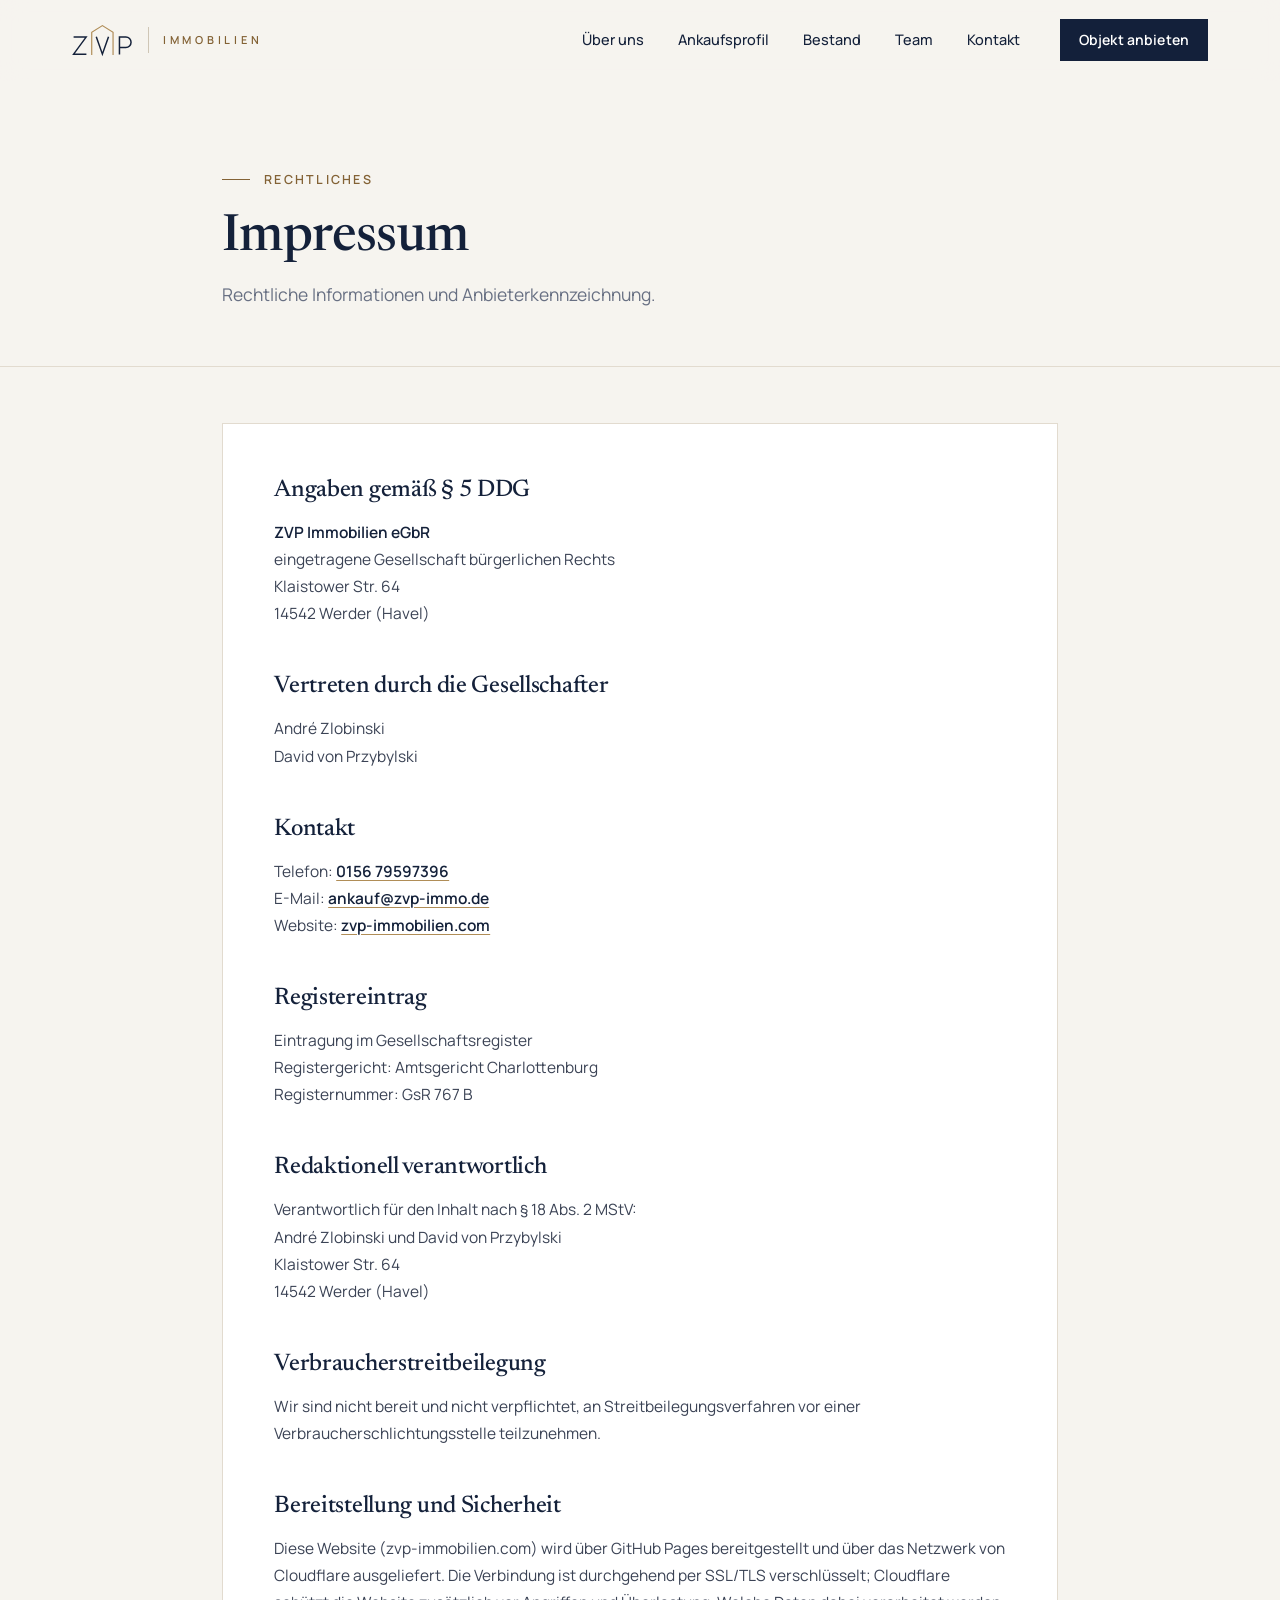
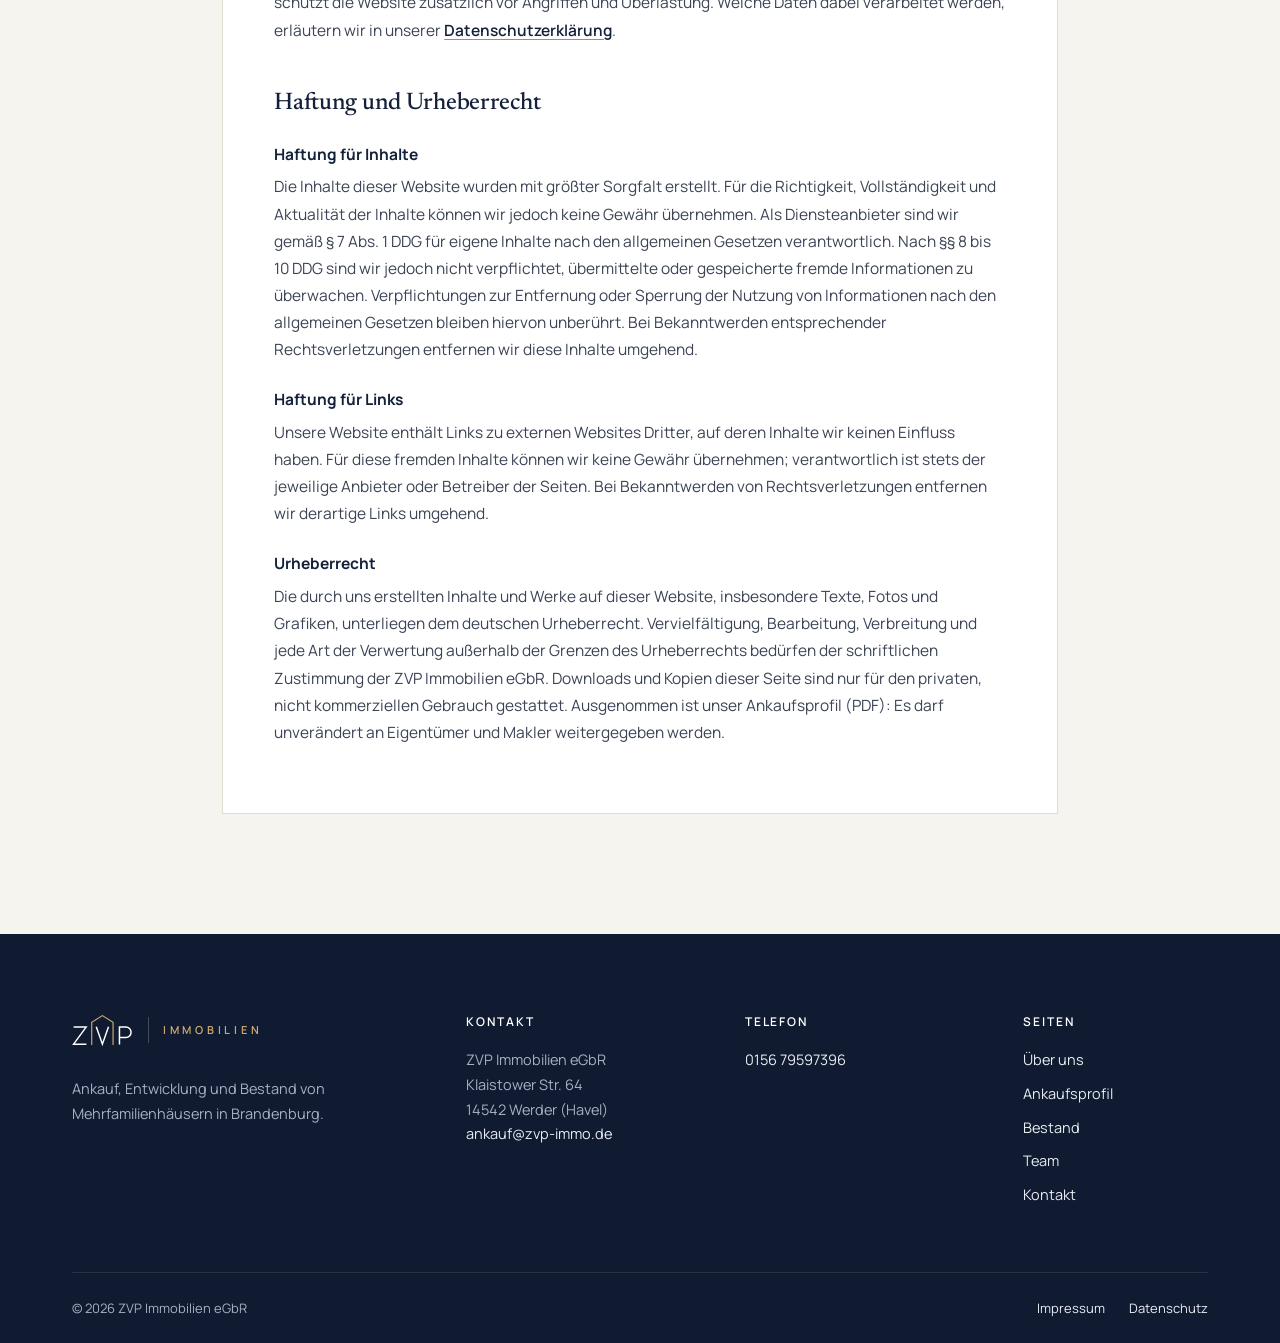
<file: impressum.html>
<!DOCTYPE html>
<html lang="de">
<head>
<meta charset="utf-8">
<meta name="viewport" content="width=device-width, initial-scale=1, viewport-fit=cover">
<title>Impressum – ZVP Immobilien</title>
<meta name="description" content="Impressum und Anbieterkennzeichnung der ZVP Immobilien eGbR, Werder (Havel).">
<meta name="robots" content="noindex, follow">
<link rel="canonical" href="https://zvp-immobilien.com/impressum.html">
<meta name="theme-color" content="#13203a">
<meta name="referrer" content="strict-origin-when-cross-origin">
<link rel="icon" href="favicon.svg" type="image/svg+xml">
<link rel="apple-touch-icon" href="apple-touch-icon.png">
<link rel="preload" href="assets/fonts/manrope-latin.woff2" as="font" type="font/woff2" crossorigin>
<link rel="preload" href="assets/fonts/newsreader-latin.woff2" as="font" type="font/woff2" crossorigin>
<link rel="stylesheet" href="assets/css/style.css">
</head>
<body>
<a class="skip" href="#inhalt">Zum Inhalt springen</a>

<svg class="sprite" aria-hidden="true">
  <symbol id="i-arrow" viewBox="0 0 24 24"><path d="M4 12h15M13 6l6 6-6 6"/></symbol>
  <symbol id="i-done" viewBox="0 0 24 24"><circle cx="12" cy="12" r="9.5"/><path d="M7.5 12.3l3 3 6-6.3"/></symbol>
</svg>

<header class="site-header">
  <div class="wrap">
    <a class="brand" href="./" aria-label="ZVP Immobilien – zur Startseite">
      <svg class="mark" viewBox="0 0 116 60" aria-hidden="true"><g fill="none" stroke="currentColor" stroke-width="2.8"><path d="M3 24.5h23.5L3 56.5h24"/><path d="M45.5 24 57 56.5 68.5 24"/><path d="M89 57V24.5h12a9.75 9.75 0 0 1 0 19.5H89"/></g><path class="roof" d="M37 58V15.5L57 3l20 12.5V58" fill="none" stroke-width="2.2"/></svg>
      <span class="word">IMMOBILIEN</span>
    </a>
    <button class="menu-btn" id="menu-btn" type="button" aria-expanded="false" aria-controls="nav"><span class="bars" aria-hidden="true"></span>Menü</button>
    <nav class="main" id="nav" aria-label="Hauptnavigation">
      <a href="./#ueber-uns">Über uns</a>
      <a href="./#ankauf">Ankaufsprofil</a>
      <a href="./#bestand">Bestand</a>
      <a href="./#team">Team</a>
      <a href="./#kontakt">Kontakt</a>
      <a class="btn btn-primary btn-sm" href="./#kontakt">Objekt anbieten</a>
    </nav>
  </div>
</header>

<main id="inhalt">
  <section class="page-head">
    <div class="wrap">
      <p class="eyebrow">Rechtliches</p>
      <h1>Impressum</h1>
      <p>Rechtliche Informationen und Anbieterkennzeichnung.</p>
    </div>
  </section>
  <section class="legal-body">
    <div class="wrap">
      <article class="legal-card">

        <h2>Angaben gemäß § 5 DDG</h2>
        <p><strong>ZVP Immobilien eGbR</strong><br>eingetragene Gesellschaft bürgerlichen Rechts<br>Klaistower Str. 64<br>14542 Werder (Havel)</p>

        <h2>Vertreten durch die Gesellschafter</h2>
        <p>André Zlobinski<br>David von Przybylski</p>

        <h2>Kontakt</h2>
        <p>Telefon: <a href="tel:+4915679597396">0156 79597396</a><br>
        E-Mail: <a href="mailto:ankauf@zvp-immo.de">ankauf@zvp-immo.de</a><br>
        Website: <a href="https://zvp-immobilien.com/">zvp-immobilien.com</a></p>

        <h2>Registereintrag</h2>
        <p>Eintragung im Gesellschaftsregister<br>
        Registergericht: Amtsgericht Charlottenburg<br>
        Registernummer: GsR 767 B</p>

        <!-- Nur angeben, falls vorhanden (§ 5 Abs. 1 Nr. 6 DDG) – dann die Kommentarzeichen entfernen und Nummer eintragen:
        <h2>Umsatzsteuer-ID</h2>
        <p>Umsatzsteuer-Identifikationsnummer gemäß § 27a Umsatzsteuergesetz:<br><strong>DE …</strong></p>
        <h2>Wirtschafts-ID</h2>
        <p>Wirtschafts-Identifikationsnummer gemäß § 139c Abgabenordnung:<br><strong>DE …</strong></p>
        -->

        <h2>Redaktionell verantwortlich</h2>
        <p>Verantwortlich für den Inhalt nach § 18 Abs. 2 MStV:<br>André Zlobinski und David von Przybylski<br>Klaistower Str. 64<br>14542 Werder (Havel)</p>

        <h2>Verbraucherstreitbeilegung</h2>
        <p>Wir sind nicht bereit und nicht verpflichtet, an Streitbeilegungsverfahren vor einer Verbraucherschlichtungsstelle teilzunehmen.</p>

        <h2>Bereitstellung und Sicherheit</h2>
        <p>Diese Website (zvp-immobilien.com) wird über GitHub Pages bereitgestellt und über das Netzwerk von Cloudflare ausgeliefert. Die Verbindung ist durchgehend per SSL/TLS verschlüsselt; Cloudflare schützt die Website zusätzlich vor Angriffen und Überlastung. Welche Daten dabei verarbeitet werden, erläutern wir in unserer <a href="datenschutz.html">Datenschutzerklärung</a>.</p>

        <h2>Haftung und Urheberrecht</h2>
        <h3>Haftung für Inhalte</h3>
        <p>Die Inhalte dieser Website wurden mit größter Sorgfalt erstellt. Für die Richtigkeit, Vollständigkeit und Aktualität der Inhalte können wir jedoch keine Gewähr übernehmen. Als Diensteanbieter sind wir gemäß § 7 Abs. 1 DDG für eigene Inhalte nach den allgemeinen Gesetzen verantwortlich. Nach §§ 8 bis 10 DDG sind wir jedoch nicht verpflichtet, übermittelte oder gespeicherte fremde Informationen zu überwachen. Verpflichtungen zur Entfernung oder Sperrung der Nutzung von Informationen nach den allgemeinen Gesetzen bleiben hiervon unberührt. Bei Bekanntwerden entsprechender Rechtsverletzungen entfernen wir diese Inhalte umgehend.</p>
        <h3>Haftung für Links</h3>
        <p>Unsere Website enthält Links zu externen Websites Dritter, auf deren Inhalte wir keinen Einfluss haben. Für diese fremden Inhalte können wir keine Gewähr übernehmen; verantwortlich ist stets der jeweilige Anbieter oder Betreiber der Seiten. Bei Bekanntwerden von Rechtsverletzungen entfernen wir derartige Links umgehend.</p>
        <h3>Urheberrecht</h3>
        <p>Die durch uns erstellten Inhalte und Werke auf dieser Website, insbesondere Texte, Fotos und Grafiken, unterliegen dem deutschen Urheberrecht. Vervielfältigung, Bearbeitung, Verbreitung und jede Art der Verwertung außerhalb der Grenzen des Urheberrechts bedürfen der schriftlichen Zustimmung der ZVP Immobilien eGbR. Downloads und Kopien dieser Seite sind nur für den privaten, nicht kommerziellen Gebrauch gestattet. Ausgenommen ist unser Ankaufsprofil (PDF): Es darf unverändert an Eigentümer und Makler weitergegeben werden.</p>

      </article>
    </div>
  </section>
</main>

<footer>
  <div class="wrap">
    <div class="foot-grid">
      <div>
        <a class="brand" href="./" aria-label="ZVP Immobilien – zur Startseite">
          <svg class="mark" viewBox="0 0 116 60" aria-hidden="true"><g fill="none" stroke="currentColor" stroke-width="2.8"><path d="M3 24.5h23.5L3 56.5h24"/><path d="M45.5 24 57 56.5 68.5 24"/><path d="M89 57V24.5h12a9.75 9.75 0 0 1 0 19.5H89"/></g><path class="roof" d="M37 58V15.5L57 3l20 12.5V58" fill="none" stroke-width="2.2"/></svg>
          <span class="word">IMMOBILIEN</span>
        </a>
        <p class="foot-claim">Ankauf, Entwicklung und Bestand von Mehrfamilienhäusern in Brandenburg.</p>
      </div>
      <div>
        <h2>Kontakt</h2>
        <address>ZVP Immobilien eGbR<br>Klaistower Str. 64<br>14542 Werder (Havel)<br><a href="mailto:ankauf@zvp-immo.de">ankauf@zvp-immo.de</a></address>
      </div>
      <div>
        <h2>Telefon</h2>
        <ul>
          <li><a href="tel:+4915679597396">0156 79597396</a></li>
        </ul>
      </div>
      <div>
        <h2>Seiten</h2>
        <ul><li><a href="./#ueber-uns">Über uns</a></li><li><a href="./#ankauf">Ankaufsprofil</a></li><li><a href="./#bestand">Bestand</a></li><li><a href="./#team">Team</a></li><li><a href="./#kontakt">Kontakt</a></li></ul>
      </div>
    </div>
    <div class="foot-bottom">
      <span>© 2026 ZVP Immobilien eGbR</span>
      <nav aria-label="Rechtliches"><a href="impressum.html">Impressum</a><a href="datenschutz.html">Datenschutz</a></nav>
    </div>
  </div>
</footer>

<script src="assets/js/main.js" defer></script>
</body>
</html>
</file>
<file: assets/css/style.css>
/* ZVP Immobilien – Stylesheet
   Schriften werden lokal ausgeliefert (keine Verbindung zu Google Fonts). Lizenz: SIL Open Font License, siehe assets/fonts. */

@font-face{font-family:"Manrope";font-style:normal;font-weight:400 700;font-display:swap;src:url("../fonts/manrope-latin.woff2") format("woff2");unicode-range:U+0000-00FF,U+0131,U+0152-0153,U+02BB-02BC,U+02C6,U+02DA,U+02DC,U+0304,U+0308,U+0329,U+2000-206F,U+20AC,U+2122,U+2191,U+2193,U+2212,U+2215,U+FEFF,U+FFFD}
@font-face{font-family:"Manrope";font-style:normal;font-weight:400 700;font-display:swap;src:url("../fonts/manrope-latin-ext.woff2") format("woff2");unicode-range:U+0100-02BA,U+02BD-02C5,U+02C7-02CC,U+02CE-02D7,U+02DD-02FF,U+0304,U+0308,U+0329,U+1D00-1DBF,U+1E00-1E9F,U+1EF2-1EFF,U+2020,U+20A0-20AB,U+20AD-20C0,U+2113,U+2C60-2C7F,U+A720-A7FF}
@font-face{font-family:"Newsreader";font-style:normal;font-weight:400 500;font-display:swap;src:url("../fonts/newsreader-latin.woff2") format("woff2");unicode-range:U+0000-00FF,U+0131,U+0152-0153,U+02BB-02BC,U+02C6,U+02DA,U+02DC,U+0304,U+0308,U+0329,U+2000-206F,U+20AC,U+2122,U+2191,U+2193,U+2212,U+2215,U+FEFF,U+FFFD}
@font-face{font-family:"Newsreader";font-style:normal;font-weight:400 500;font-display:swap;src:url("../fonts/newsreader-latin-ext.woff2") format("woff2");unicode-range:U+0100-02BA,U+02BD-02C5,U+02C7-02CC,U+02CE-02D7,U+02DD-02FF,U+0304,U+0308,U+0329,U+1D00-1DBF,U+1E00-1E9F,U+1EF2-1EFF,U+2020,U+20A0-20AB,U+20AD-20C0,U+2113,U+2C60-2C7F,U+A720-A7FF}

:root{
  --paper:#f6f4ef;--surface:#fff;--sand:#eeeae1;
  --ink:#14213a;--text:#3b4355;--muted:#687083;
  --line:#e2dbcf;--line-strong:#cfc6b6;
  --brass:#b08d57;--brass-text:#836235;--brass-light:#cdaa6f;
  --band:#13203a;--footer:#101b31;--on-dark:#e9ecf2;--on-dark-muted:#a6b0c3;--dark-line:rgba(255,255,255,.12);
  --btn-bg:#13203a;--btn-fg:#fff;--btn-hover:#24375c;
  --ok:#2f6b4f;--err:#9b3b2e;
  --shadow:0 1px 2px rgba(20,33,58,.04),0 18px 40px -24px rgba(20,33,58,.18);
  color-scheme:light;
}
@media (prefers-color-scheme:dark){:root:not([data-theme="light"]){
  --paper:#0e1626;--surface:#141e31;--sand:#111a2b;
  --ink:#f1eee7;--text:#c9cfda;--muted:#959eb0;
  --line:#243049;--line-strong:#33405a;
  --brass:#c3a06a;--brass-text:#cfb07c;--brass-light:#cdaa6f;
  --band:#142039;--footer:#0a101d;
  --btn-bg:#cdaa6f;--btn-fg:#13203a;--btn-hover:#dcbd86;
  --ok:#7fc3a0;--err:#e59a8c;
  --shadow:none;color-scheme:dark}}
:root[data-theme="dark"]{
  --paper:#0e1626;--surface:#141e31;--sand:#111a2b;
  --ink:#f1eee7;--text:#c9cfda;--muted:#959eb0;
  --line:#243049;--line-strong:#33405a;
  --brass:#c3a06a;--brass-text:#cfb07c;--brass-light:#cdaa6f;
  --band:#142039;--footer:#0a101d;
  --btn-bg:#cdaa6f;--btn-fg:#13203a;--btn-hover:#dcbd86;
  --ok:#7fc3a0;--err:#e59a8c;
  --shadow:none;color-scheme:dark}

*,*::before,*::after{box-sizing:border-box}
html{scroll-behavior:smooth;scroll-padding-top:88px;-webkit-text-size-adjust:100%}
body{margin:0;background:var(--paper);color:var(--text);font:400 16.5px/1.7 Manrope,system-ui,-apple-system,"Segoe UI",sans-serif;-webkit-font-smoothing:antialiased;text-rendering:optimizeLegibility}
img{display:block;max-width:100%;height:auto}
a{color:inherit}
p{margin:0 0 1em}
h1,h2,h3{font-family:Newsreader,Georgia,"Times New Roman",serif;font-weight:500;color:var(--ink);margin:0;letter-spacing:-.012em;font-optical-sizing:auto}
h1{font-size:clamp(38px,4.2vw,58px);line-height:1.05}
h2{font-size:clamp(32px,3.3vw,46px);line-height:1.1}
h3{font-size:24px;line-height:1.2}
:focus-visible{outline:2px solid var(--brass);outline-offset:3px}
[hidden]{display:none!important}
.sprite{position:absolute;width:0;height:0;overflow:hidden}
.skip{position:absolute;left:16px;top:-60px;z-index:100;padding:10px 16px;background:var(--btn-bg);color:var(--btn-fg);font-weight:600;text-decoration:none}
.skip:focus{top:12px}
.wrap{max-width:1200px;margin:0 auto;padding:0 32px}
section{padding:120px 0}
.eyebrow{display:flex;align-items:center;gap:14px;margin:0 0 22px;font-size:12.5px;font-weight:600;letter-spacing:.18em;text-transform:uppercase;color:var(--brass-text)}
.eyebrow::before{content:"";width:28px;height:1px;background:currentColor;flex:none}
.lead{font-size:18px;line-height:1.65}
.sec-head{display:grid;grid-template-columns:1fr 1fr;gap:28px 72px;align-items:end;margin-bottom:64px}
.sec-head .lead{margin:0;max-width:34em}
.i{width:18px;height:18px;fill:none;stroke:currentColor;stroke-width:1.6;stroke-linecap:round;stroke-linejoin:round;flex:none}

/* Buttons & Links */
.btn{display:inline-flex;align-items:center;justify-content:center;gap:12px;min-height:52px;padding:0 26px;border:1px solid transparent;font:600 15px/1 Manrope,system-ui,sans-serif;letter-spacing:.01em;text-decoration:none;cursor:pointer;transition:background-color .2s,border-color .2s,color .2s,opacity .2s}
.btn .i{width:17px;height:17px;transition:transform .2s}
.btn:hover .i{transform:translateX(3px)}
.btn[disabled]{opacity:.65;cursor:progress}
.btn-primary{background:var(--btn-bg);color:var(--btn-fg)}
.btn-primary:hover{background:var(--btn-hover)}
.btn-brass{background:var(--brass-light);color:#13203a}
.btn-brass:hover{background:#dcbd86}
.btn-outline{border-color:rgba(255,255,255,.3);color:#fff}
.btn-outline:hover{border-color:#fff}
.btn-outline:hover .i{transform:translateY(2px)}
.btn-ghost{border-color:var(--line-strong);color:var(--ink);background:transparent}
.btn-ghost:hover{border-color:var(--ink)}
.btn-sm{min-height:42px;padding:0 18px;font-size:14px}
.link-arrow{display:inline-flex;align-items:center;gap:10px;font-weight:600;font-size:15px;color:var(--ink);text-decoration:none;padding:6px 0;border-bottom:1px solid var(--brass)}
.link-arrow .i{width:16px;height:16px;transition:transform .2s}
.link-arrow:hover .i{transform:translateX(3px)}

/* Header */
.site-header{position:sticky;top:0;z-index:50;background:var(--paper);background:color-mix(in srgb,var(--paper) 92%,transparent);-webkit-backdrop-filter:saturate(1.4) blur(12px);backdrop-filter:saturate(1.4) blur(12px);border-bottom:1px solid transparent;transition:border-color .25s}
.site-header.scrolled{border-bottom-color:var(--line)}
.site-header .wrap{display:flex;align-items:center;justify-content:space-between;gap:24px;height:80px}
.brand{display:inline-flex;align-items:center;gap:14px;color:var(--ink);text-decoration:none}
.brand svg{height:32px;width:auto;overflow:visible}
.brand .word{font-size:11px;font-weight:600;letter-spacing:.34em;line-height:26px;color:var(--brass-text);padding-left:14px;border-left:1px solid var(--line-strong)}
.mark .roof{stroke:var(--brass)}
nav.main{display:flex;align-items:center;gap:34px}
nav.main a:not(.btn){position:relative;padding:6px 0;font-size:14.5px;font-weight:500;color:var(--ink);text-decoration:none}
nav.main a:not(.btn)::after{content:"";position:absolute;left:0;right:0;bottom:0;height:1px;background:var(--brass);transform:scaleX(0);transform-origin:left;transition:transform .25s}
nav.main a:not(.btn):hover::after,nav.main a.active::after{transform:scaleX(1)}
nav.main .btn{margin-left:6px}
.menu-btn{display:none;align-items:center;gap:10px;height:42px;padding:0 14px;background:none;border:1px solid var(--line-strong);color:var(--ink);font:600 14px Manrope,system-ui,sans-serif;cursor:pointer}
.menu-btn .bars{position:relative;width:16px;height:10px;border-top:1.5px solid currentColor;border-bottom:1.5px solid currentColor}
.menu-btn .bars::after{content:"";position:absolute;left:0;right:0;top:50%;margin-top:-.75px;height:1.5px;background:currentColor}

/* Hero */
.hero{padding:64px 0 0}
.hero-grid{display:grid;grid-template-columns:minmax(0,1.1fr) minmax(0,1fr);gap:64px;align-items:center}
.hero h1{margin-bottom:28px}
.hero .lead{max-width:31em;margin-bottom:40px}
.actions{display:flex;flex-wrap:wrap;align-items:center;gap:18px 30px}
.hero-media{position:relative;margin:0}
.hero-media img{width:100%;aspect-ratio:6/5;object-fit:cover;object-position:60% 50%}
.hero-tag{position:absolute;left:0;bottom:0;background:var(--band);color:#fff;padding:22px 28px;font:400 20px/1.3 Newsreader,Georgia,serif}
.facts{margin-top:96px;border-top:1px solid var(--line);border-bottom:1px solid var(--line)}
.facts .wrap{display:grid;grid-template-columns:repeat(4,1fr)}
.fact{padding:36px 28px;border-left:1px solid var(--line)}
.fact:first-child{border-left:0;padding-left:0}
.fact strong{display:block;margin-bottom:8px;white-space:nowrap;font:500 44px/1.05 Newsreader,Georgia,serif;color:var(--ink);font-variant-numeric:lining-nums;letter-spacing:-.01em}
.fact span{font-size:14px;color:var(--muted)}

/* Über uns */
.about-grid{display:grid;grid-template-columns:minmax(0,1.1fr) minmax(0,1fr);gap:80px;align-items:center}
.about-media{margin:0}
.about-media img{width:100%;aspect-ratio:3/2;object-fit:cover}
figcaption.cap{margin-top:12px;font-size:13.5px;color:var(--muted)}
.about-text h2{margin-bottom:28px}
.about-text p{max-width:33em}
.about-text .link-arrow{margin-top:12px}
.pillars{display:grid;grid-template-columns:repeat(3,1fr);gap:40px;margin-top:104px}
.pillar{padding-top:28px;border-top:1px solid var(--line-strong)}
.pillar .n{display:block;margin-bottom:18px;font-size:13px;font-weight:600;letter-spacing:.14em;color:var(--brass-text)}
.pillar h3{margin-bottom:12px}
.pillar p{margin:0;font-size:15.5px;color:var(--muted)}

/* Ankaufsprofil */
.band{background:var(--band);color:var(--on-dark-muted)}
.band h2,.band h3{color:#fff}
.band .eyebrow{color:var(--brass-light)}
.band .lead{color:var(--on-dark)}
.criteria{display:grid;grid-template-columns:minmax(0,1.2fr) minmax(0,1fr);gap:24px}
.crit{padding:40px 44px;border:1px solid var(--dark-line)}
.crit.focus{background:rgba(255,255,255,.04)}
.crit .tag{display:block;margin-bottom:10px;font-size:12px;font-weight:600;letter-spacing:.16em;text-transform:uppercase;color:var(--brass-light)}
.crit.not .tag{color:var(--on-dark-muted)}
.crit h3{font-size:26px}
.crit ul{list-style:none;margin:28px 0 0;padding:0}
.crit li{display:flex;gap:14px;padding:14px 0;border-top:1px solid var(--dark-line);color:var(--on-dark)}
.crit li .i{margin-top:4px;color:var(--brass-light)}
.crit.not li{color:var(--on-dark-muted)}
.crit.not li .i{color:var(--on-dark-muted);width:16px;height:16px;margin-top:5px}
.steps-head{display:flex;flex-wrap:wrap;justify-content:space-between;align-items:baseline;gap:12px 24px;margin:104px 0 44px}
.steps-head h3{font-size:30px}
.steps-head .eyebrow{margin:0}
.steps-head .eyebrow::before{display:none}
.steps{display:grid;grid-template-columns:repeat(4,1fr);margin:0;padding:0;list-style:none;border-top:1px solid rgba(255,255,255,.18)}
.step{position:relative;padding:34px 32px 0 0}
.step::before{content:"";position:absolute;top:-4px;left:0;width:7px;height:7px;border-radius:50%;background:var(--brass-light)}
.step .n{display:block;margin-bottom:14px;font-size:13px;font-weight:600;letter-spacing:.14em;color:var(--brass-light)}
.step h3{font-size:21px;margin-bottom:10px}
.step p{margin:0;font-size:15px}
.band-cta{display:flex;flex-wrap:wrap;justify-content:space-between;align-items:center;gap:24px;margin-top:88px;padding-top:44px;border-top:1px solid var(--dark-line)}
.band-cta h3{font-size:28px}
.band-cta p{margin:6px 0 0}
.band-cta .actions{gap:14px}

/* Bestand */
.objects{display:grid;grid-template-columns:repeat(2,1fr);gap:32px}
.obj{display:flex;flex-direction:column;background:var(--surface);border:1px solid var(--line)}
.obj figure{margin:0;aspect-ratio:3/2;overflow:hidden;background:var(--sand)}
.obj img{width:100%;height:100%;object-fit:cover;transition:transform .7s cubic-bezier(.2,.6,.2,1)}
.obj:hover img{transform:scale(1.03)}
.obj-body{padding:28px 32px 32px}
.obj h3{font-size:28px;margin-bottom:20px}
.obj-head{display:flex;flex-wrap:wrap;justify-content:space-between;align-items:center;gap:8px 16px;margin-bottom:20px}
.obj-head h3{margin:0}
.obj-tag{padding:4px 10px;font-size:12.5px;font-weight:600;line-height:1.4;letter-spacing:.01em;color:var(--brass-text);border:1px solid var(--line-strong)}
.specs{display:grid;grid-template-columns:.8fr 1fr 1.2fr;margin:0;border-top:1px solid var(--line);border-bottom:1px solid var(--line)}
.specs div{padding:14px 0}
.specs div+div{padding-left:18px;border-left:1px solid var(--line)}
.specs dt{margin-bottom:3px;font-size:11.5px;font-weight:600;letter-spacing:.14em;text-transform:uppercase;color:var(--muted)}
.specs dd{margin:0;font-size:15.5px;font-weight:600;color:var(--ink)}
.obj-note{margin:18px 0 0;font-size:15px;color:var(--muted)}

/* Team */
.team{background:var(--sand)}
.people{display:grid;grid-template-columns:repeat(2,1fr);gap:32px}
.person{display:grid;grid-template-columns:minmax(0,.82fr) minmax(0,1fr);background:var(--surface);border:1px solid var(--line)}
.person figure{position:relative;margin:0;min-height:340px;background:var(--line)}
.person img{position:absolute;inset:0;width:100%;height:100%;object-fit:cover;object-position:50% 25%}
.person img.pos-top{object-position:50% 12%}
.person-body{display:flex;flex-direction:column;padding:34px 32px 30px}
.person h3{font-size:27px}
.role{margin:6px 0 18px;font-size:14.5px;font-weight:600;color:var(--brass-text)}
.person-body p{font-size:15.5px}
.person-contact{display:grid;gap:8px;margin-top:auto;padding-top:20px;border-top:1px solid var(--line)}
.person-contact a{display:inline-flex;align-items:center;gap:10px;font-size:14.5px;font-weight:500;color:var(--ink);text-decoration:none}
.person-contact a:hover{color:var(--brass-text)}
.person-contact .i{width:16px;height:16px;color:var(--brass)}

/* Kontakt */
.contact-grid{display:grid;grid-template-columns:minmax(0,.9fr) minmax(0,1.1fr);gap:80px;align-items:start}
.contact-text h2{margin-bottom:24px}
.contact-list{margin:44px 0 0;border-top:1px solid var(--line)}
.contact-list div{display:grid;grid-template-columns:110px 1fr;gap:16px;padding:18px 0;border-bottom:1px solid var(--line)}
.contact-list dt{padding-top:3px;font-size:11.5px;font-weight:600;letter-spacing:.14em;text-transform:uppercase;color:var(--muted)}
.contact-list dd{margin:0;color:var(--ink)}
.contact-list dd span{color:var(--muted)}
.contact-list a{font-weight:600;text-decoration:none}
.contact-list a:hover{text-decoration:underline;text-decoration-color:var(--brass);text-underline-offset:4px}
.form-card{padding:44px;background:var(--surface);border:1px solid var(--line);box-shadow:var(--shadow)}
.form-card h3{font-size:28px;margin-bottom:6px}
.form-card .hint{margin:0 0 30px;font-size:14px;color:var(--muted)}
form{display:grid;gap:20px}
.row{display:grid;grid-template-columns:1fr 1fr;gap:20px}
.field{display:grid;gap:8px;align-content:start}
.field>label,.legend{font-size:13px;font-weight:600;color:var(--ink)}
.field .opt{font-weight:400;color:var(--muted)}
input,textarea{width:100%;padding:13px 14px;font:inherit;font-size:15.5px;color:var(--ink);background:var(--paper);border:1px solid var(--line-strong);border-radius:0;transition:border-color .15s,box-shadow .15s;-webkit-appearance:none;appearance:none}
textarea{resize:vertical;min-height:132px}
input::placeholder,textarea::placeholder{color:var(--muted);opacity:.8}
input:focus,textarea:focus{outline:none;border-color:var(--ink);box-shadow:0 0 0 3px color-mix(in srgb,var(--brass) 28%,transparent)}
fieldset{margin:0;padding:0;border:0;display:grid;gap:10px}
.seg{display:flex;flex-wrap:wrap;gap:8px}
.seg label{position:relative}
.seg input{position:absolute;width:1px;height:1px;opacity:0}
.seg span{display:inline-block;padding:9px 18px;font-size:14px;font-weight:500;color:var(--text);border:1px solid var(--line-strong);cursor:pointer;transition:background-color .15s,color .15s,border-color .15s}
.seg span:hover{border-color:var(--ink)}
.seg input:checked+span{background:var(--ink);border-color:var(--ink);color:var(--paper)}
.seg input:focus-visible+span{outline:2px solid var(--brass);outline-offset:2px}
.check{display:flex;align-items:flex-start;gap:12px;font-size:14px;line-height:1.55;color:var(--muted)}
.check input{flex:none;width:18px;height:18px;margin:2px 0 0;padding:0;accent-color:var(--ink);-webkit-appearance:auto;appearance:auto}
.check a{color:var(--ink)}
.hp{position:absolute!important;left:-10000px;width:1px;height:1px;overflow:hidden}
.form-foot{display:flex;flex-wrap:wrap;align-items:center;justify-content:space-between;gap:14px 20px;margin-top:4px}
.form-foot small{font-size:13px;color:var(--muted)}
.form-status{margin:0;padding:14px 16px;font-size:14.5px;border-left:2px solid var(--err);background:color-mix(in srgb,var(--err) 9%,transparent);color:var(--ink)}
.form-status a{font-weight:600}
.form-status .btn{margin-top:12px}
.form-done{padding:8px 0}
.form-done .i{width:40px;height:40px;margin-bottom:18px;color:var(--ok);stroke-width:1.4}
.form-done h3{margin-bottom:10px}
.form-done p{margin:0;color:var(--text)}

/* Footer */
footer{padding:80px 0 0;background:var(--footer);color:var(--on-dark-muted);font-size:14.5px}
.foot-grid{display:grid;grid-template-columns:1.5fr 1fr 1fr .8fr;gap:48px;padding-bottom:64px}
footer .brand{color:#fff}
footer .brand .word{color:var(--brass-light);border-color:rgba(255,255,255,.22)}
footer .mark .roof{stroke:var(--brass-light)}
.foot-claim{max-width:22em;margin:24px 0 0}
footer h2{margin:0 0 18px;font:600 12px/1.4 Manrope,system-ui,sans-serif;letter-spacing:.16em;text-transform:uppercase;color:#fff}
footer ul{display:grid;gap:9px;margin:0;padding:0;list-style:none}
footer a{color:var(--on-dark);text-decoration:none}
footer a:hover{color:var(--brass-light)}
footer address{font-style:normal}
.foot-bottom{display:flex;flex-wrap:wrap;justify-content:space-between;gap:12px 24px;padding:24px 0;border-top:1px solid rgba(255,255,255,.1);font-size:13px}
.foot-bottom nav{display:flex;gap:24px}

/* Unterseiten (Impressum, Datenschutz, Danke, 404) */
.page-head{padding:88px 0 56px;border-bottom:1px solid var(--line)}
.page-head .wrap,.legal-body .wrap{max-width:900px}
.page-head h1{font-size:clamp(36px,4vw,54px);margin-bottom:14px}
.page-head p:not(.eyebrow){margin:0;max-width:36em;font-size:17.5px;color:var(--muted)}
.legal-body{padding:56px 0 120px}
.legal-card{padding:clamp(28px,4vw,52px);background:var(--surface);border:1px solid var(--line)}
.legal-card h2{display:flex;gap:14px;align-items:baseline;margin:44px 0 14px;font-size:24px;line-height:1.25}
.legal-card h2:first-child{margin-top:0}
.legal-card h2 .no{flex:none;font:600 13px/1 Manrope,system-ui,sans-serif;letter-spacing:.08em;color:var(--brass-text)}
.legal-card h3{margin:26px 0 8px;font:700 15.5px/1.4 Manrope,system-ui,sans-serif;letter-spacing:0;color:var(--ink)}
.legal-card p,.legal-card li{font-size:15.5px;line-height:1.75}
.legal-card ul{margin:0 0 1em;padding-left:22px}
.legal-card li{margin:2px 0}
.legal-card strong{color:var(--ink);font-weight:600}
.legal-card a{color:var(--ink);font-weight:600;text-decoration-color:var(--brass);text-underline-offset:3px;overflow-wrap:anywhere}
.legal-card .stand{margin:40px 0 0;padding-top:20px;border-top:1px solid var(--line);font-weight:600;color:var(--ink)}
.todo{padding:1px 6px;background:color-mix(in srgb,var(--brass) 22%,transparent);color:var(--ink);font-weight:600}
.simple{padding:120px 0 140px}
.simple .wrap{max-width:720px}
.simple h1{margin-bottom:18px}
.simple p:not(.eyebrow){font-size:17.5px;color:var(--muted);margin-bottom:36px}
.simple .actions .btn{min-width:200px}

/* Responsive */
@media (max-width:1100px){
  nav.main{gap:26px}
  .hero-grid,.about-grid,.contact-grid{gap:56px}
}
@media (max-width:960px){
  section{padding:96px 0}
  .menu-btn{display:inline-flex}
  nav.main{display:none;position:absolute;top:80px;left:0;right:0;flex-direction:column;align-items:stretch;gap:0;padding:4px 32px 24px;background:var(--paper);border-bottom:1px solid var(--line)}
  nav.main.open{display:flex}
  nav.main a:not(.btn){padding:15px 0;font-size:16px;border-bottom:1px solid var(--line)}
  nav.main a:not(.btn)::after{display:none}
  nav.main .btn{margin:20px 0 0}
  .hero{padding-top:40px}
  .hero-grid,.about-grid,.contact-grid,.sec-head,.criteria{grid-template-columns:1fr}
  .hero-media img{aspect-ratio:16/10}
  .facts{margin-top:64px}
  .facts .wrap{grid-template-columns:repeat(2,1fr)}
  .fact{padding:28px 24px}
  .fact:nth-child(odd){border-left:0;padding-left:0}
  .fact:nth-child(n+3){border-top:1px solid var(--line)}
  .sec-head{margin-bottom:48px}
  .pillars{grid-template-columns:1fr;gap:32px;margin-top:72px}
  .steps{grid-template-columns:repeat(2,1fr);row-gap:40px}
  .people{grid-template-columns:1fr}
  .foot-grid{grid-template-columns:1fr 1fr}
  .page-head{padding:64px 0 44px}
}
@media (max-width:760px){
  .objects{grid-template-columns:1fr}
}
@media (max-width:600px){
  body{font-size:16px}
  .wrap{padding:0 20px}
  nav.main{padding:4px 20px 20px}
  section{padding:80px 0}
  .lead{font-size:17px}
  .brand .word{display:none}
  .btn{width:100%}
  .actions .link-arrow{margin:0 auto}
  .hero-media img{aspect-ratio:4/3}
  .hero-tag{position:static;font-size:18px;padding:18px 20px}
  .fact{padding:22px 14px}
  .fact strong{font-size:clamp(26px,7.4vw,34px)}
  .fact span{font-size:13px}
  .crit{padding:28px 22px}
  .steps{grid-template-columns:1fr;row-gap:0;border-top:0;border-left:1px solid rgba(255,255,255,.18);margin-left:3px}
  .step{padding:0 0 36px 28px}
  .step::before{top:6px;left:-4px}
  .steps-head{margin-top:80px}
  .band-cta{margin-top:56px}
  .obj-body{padding:24px 20px 26px}
  .specs{grid-template-columns:1fr 1fr}
  .specs div:nth-child(3){grid-column:1/-1;padding-left:0;border-left:0;border-top:1px solid var(--line)}
  .person{grid-template-columns:1fr}
  .person figure{min-height:0;aspect-ratio:1/1}
  .person-body{padding:26px 22px}
  .form-card{padding:28px 20px}
  .row{grid-template-columns:1fr}
  .contact-list div{grid-template-columns:1fr;gap:4px}
  .foot-grid{grid-template-columns:1fr;gap:36px}
  .legal-body{padding:32px 0 80px}
  .legal-card h2{font-size:21px}
  .simple{padding:80px 0 100px}
}
@media (prefers-reduced-motion:reduce){html{scroll-behavior:auto}*,*::before,*::after{transition:none!important}}
@media print{.site-header,footer,.menu-btn{display:none}body{background:#fff}.legal-card{border:0;padding:0}}
</file>
